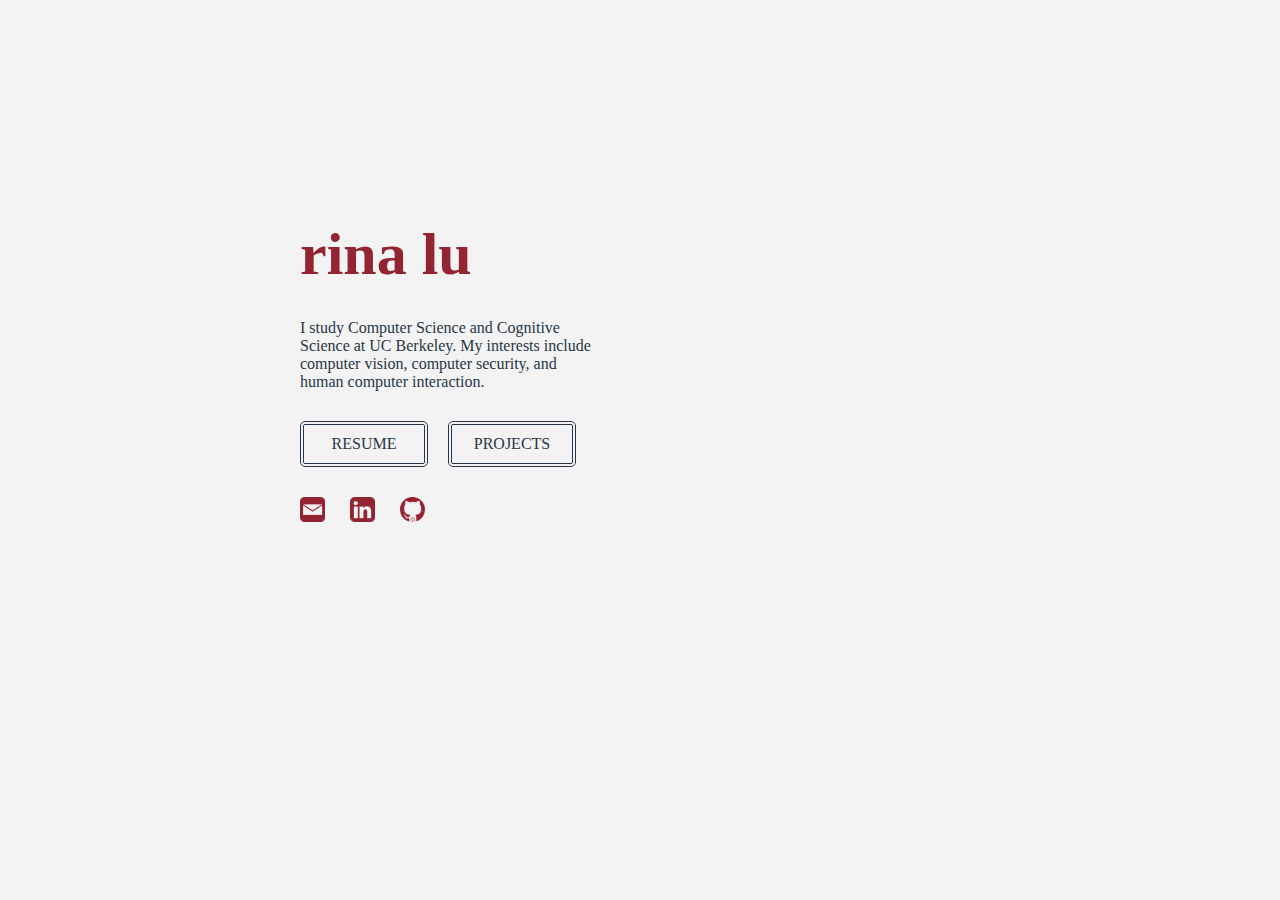
<file: index.html>
<!DOCTYPE html>
<html>
  <head>
    <title>Rina Lu</title>
    <link rel="shortcut icon" href="images/icon.png" />
    <link rel="stylesheet" type="text/css" href="style.css">
  </head>
  <body>
    <div id="main">
      <h1>rina lu</h1>
      <div id="about">
        I study Computer Science and Cognitive Science at UC Berkeley. My interests include computer vision, computer security, and human computer interaction.
      </div>
      <div id="buttons">
        <a href="resume.pdf"><div id="button">RESUME</div></a>
        <div id="projects"><div id="button">PROJECTS</div></div>
      </div>
      <div id="buttons">
        <a href="&#109;&#97;&#105;&#108;&#116;&#111;&#58;%72%69%6E%61%71%40%62%65%72%6B%65%6C%65%79%2E%65%64%75"><img src="images/mail.png"></a>
          <a href="https://www.linkedin.com/in/rina-lu/"><img src="images/linkedin.png" class="middle"></a>
          <a href="https://www.github.com/rlna"><img src="images/github.png" class="middle"></a>
      </div>
    </div>
    <div id ="container">
    <div id="divider"><div id="line"></div></div>
    <div id="sidebar">
        <div id="proj">
          <div id="ptitle"><a href="writeups/clothsim.html">Clothsim</a></div>
          <div id="disc">Real-time cloth simulator.</div>
        </div>
        <div id="proj">
          <div id="ptitle"><a href="writeups/pathtracer.html">Pathtracer</a></div>
          <div id="disc">Renderer to model the path of light in a scene.</div>
        </div>
        <div id="proj">
          <div id="ptitle"><a href="writeups/mesh.html">Meshedit</a></div>
          <div id="disc">Triangular mesh editor for 3D models.</div>
        </div>
        <div id="proj">
          <div id="ptitle"><a href="writeups/sixt33n.pdf">Voice-Controlled Car</a></div>
          <div id="disc">Robotic car with voice classification program using PCA.</div>
        </div>
        <div id="proj">
          <div id="ptitle"><a href="writeups/colorizer.html">Colorizer</a></div>
          <div id="disc">Computational coloration of Prokudin-Gorskii collection.</div>
        </div>
        <div id="proj">
          <div id="ptitle"><a href="https://rlna.github.io/auto-points/">Automatic Facial Keypoint Detection</a></div>
          <div id="disc">CNN implementation for automatic keypoint detection.</div>
        </div>
        <div id="proj">
          <div id="ptitle"><a href="https://rlna.github.io/morphing-faces/">Face Morphing</a></div>
          <div id="disc">Image morphs using user-input keypoints.</div>
        </div>
        <div id="proj">
          <div id="ptitle"><a href="https://rlna.github.io/194-proj2-website/">Fun with Frequencies</a></div>
          <div id="disc">Photo frequency manipulation to blend images.</div>
        </div>
        <div id="proj">
          <div id="ptitle"><a href="https://rlna.github.io/wdd_final/">Star Rover</a></div>
          <div id="disc">Creative project used to explore web design.</div>
        </div>
        <div id="proj">
          <div id="ptitle"><a href="https://annaludance.wixsite.com/tune-jam">TuneJam</a></div>
          <div id="disc">Co-founded blog for independent music discovery. </div>
        </div>
    </div>
  </div>
  </body>
<script src="script.js"></script>
</html>
</file>
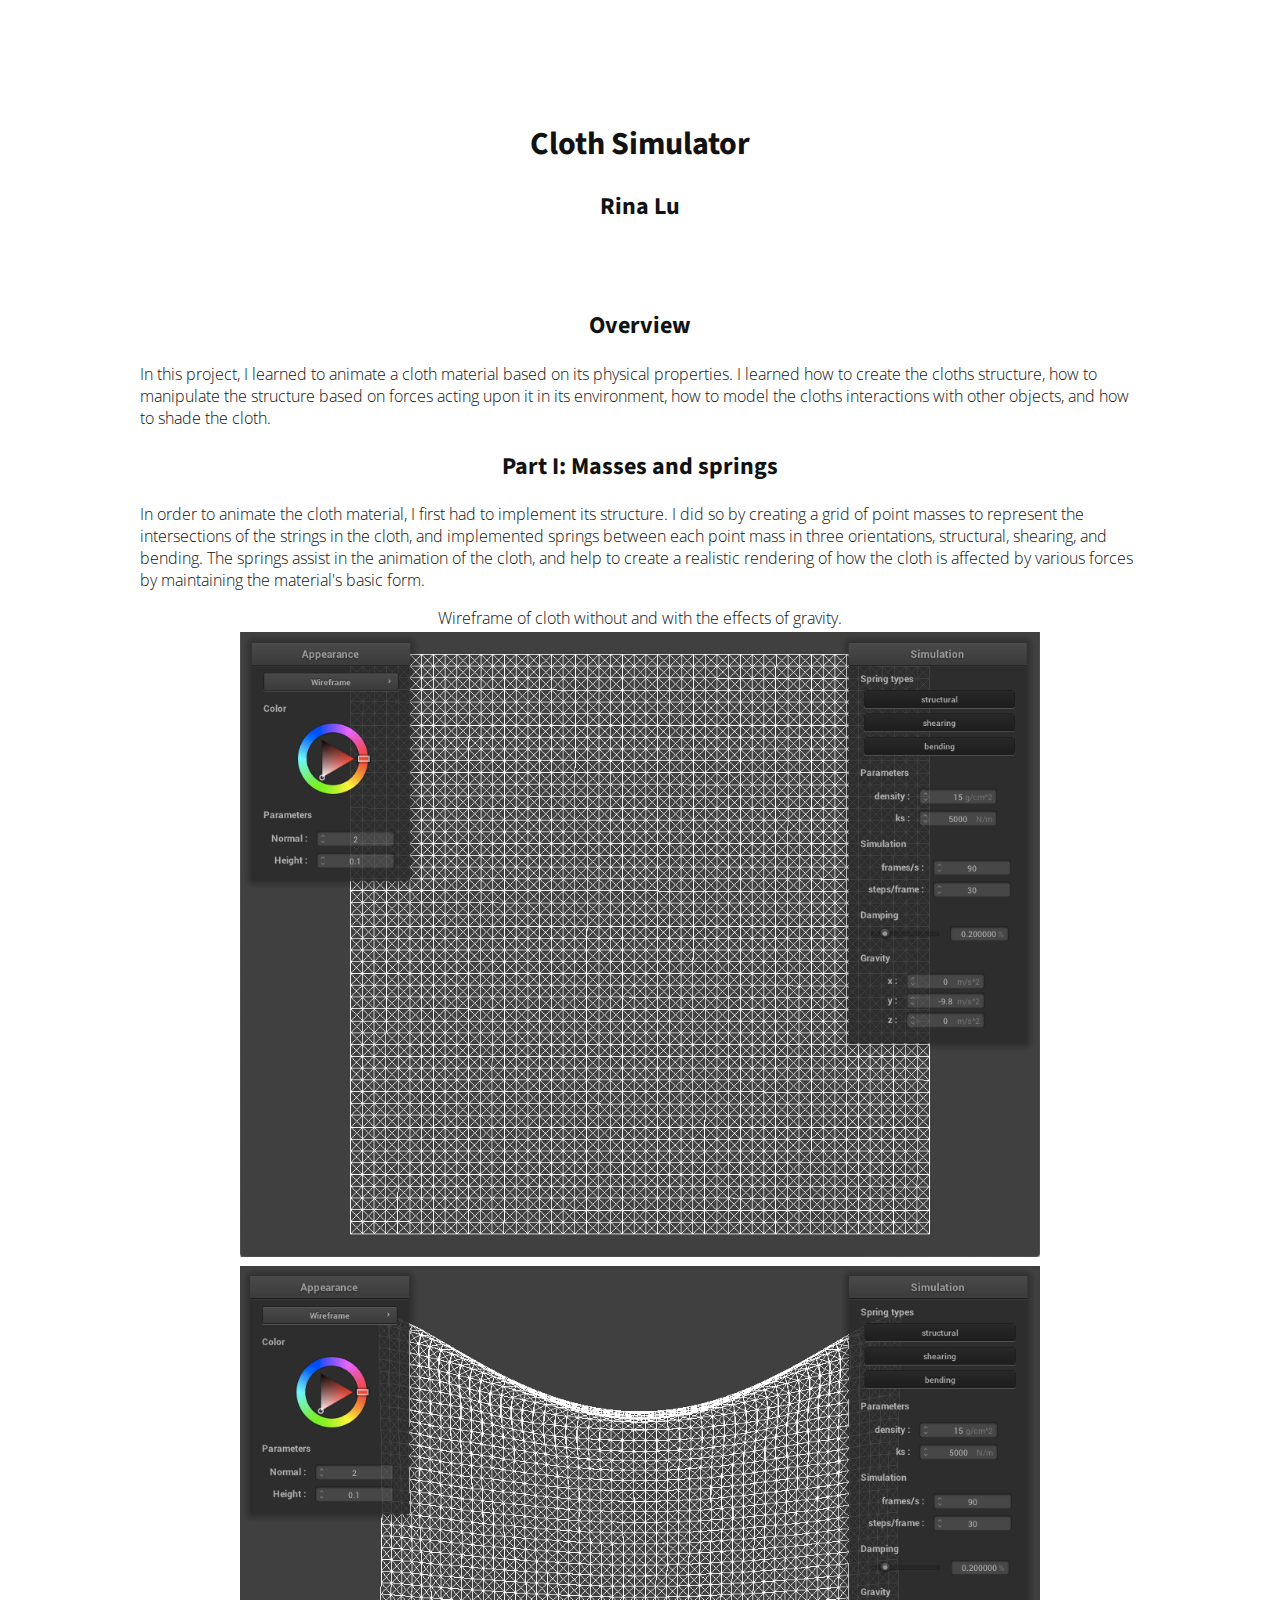
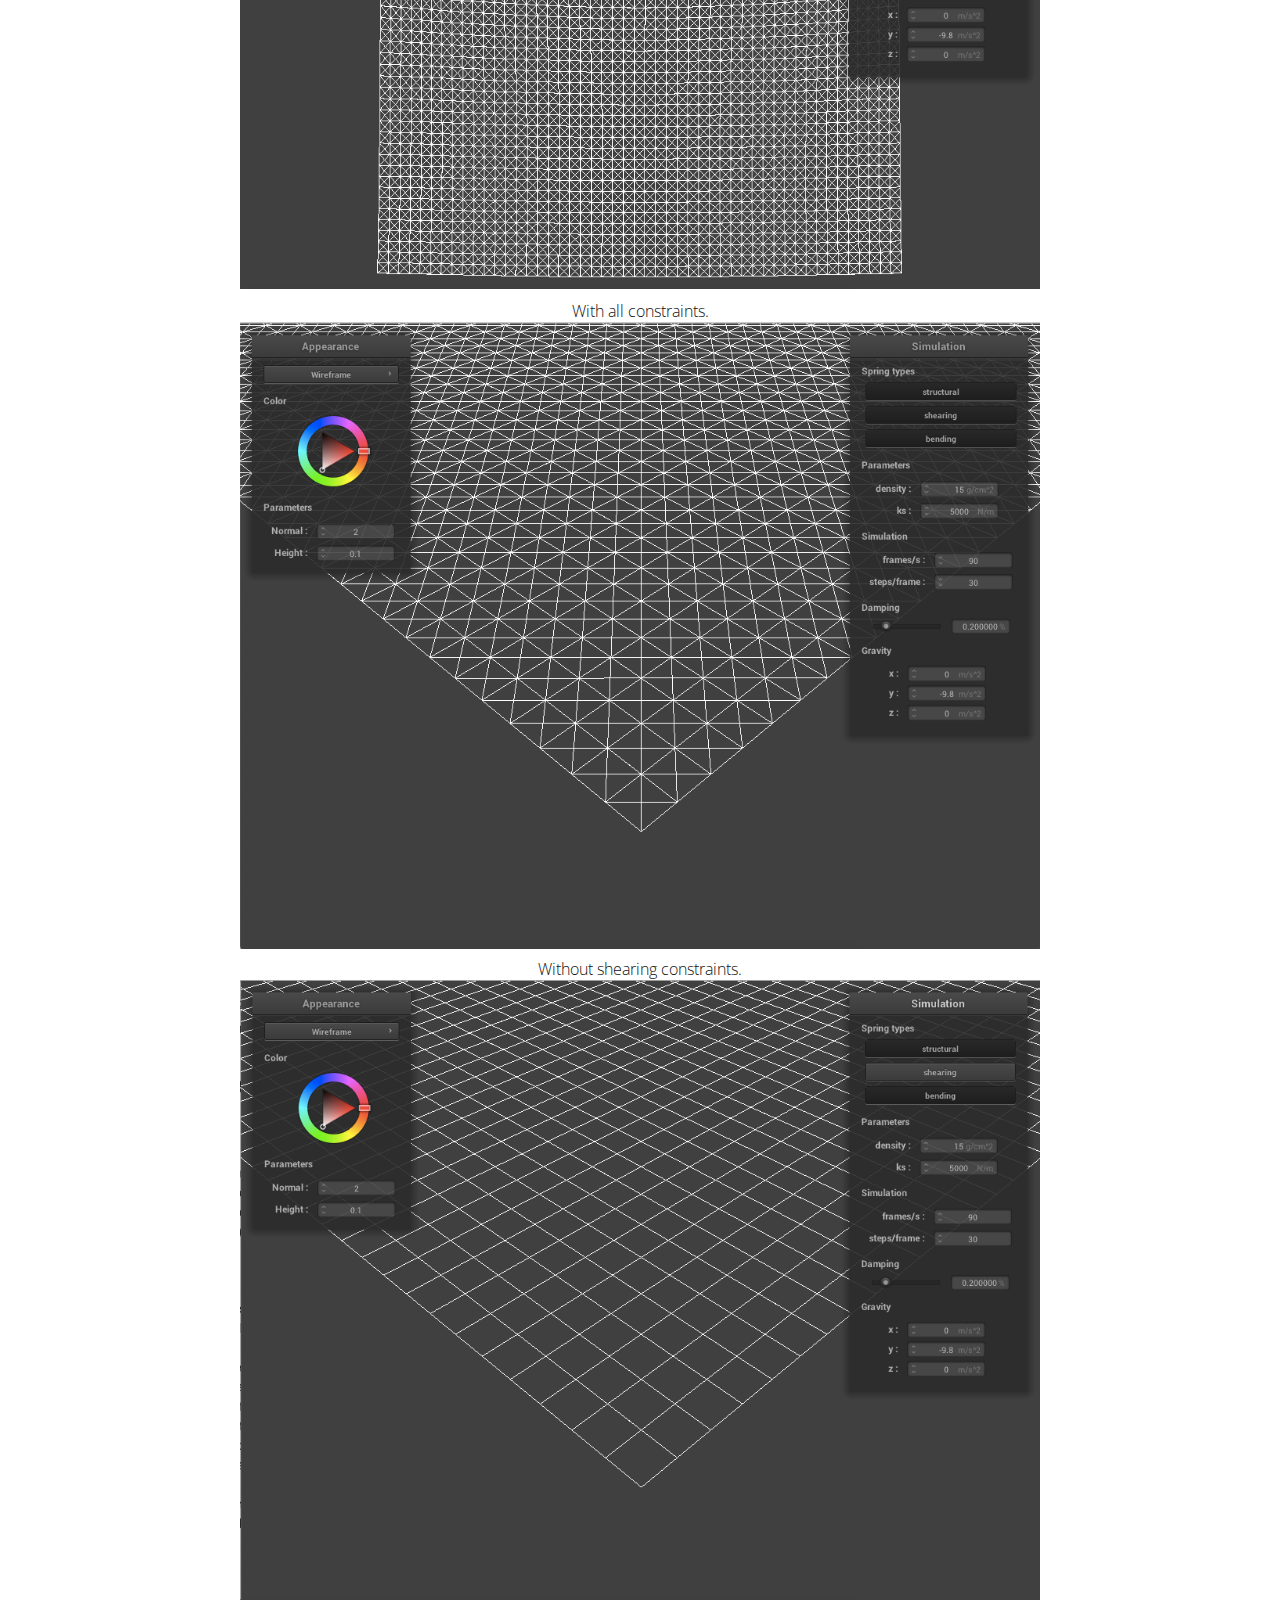
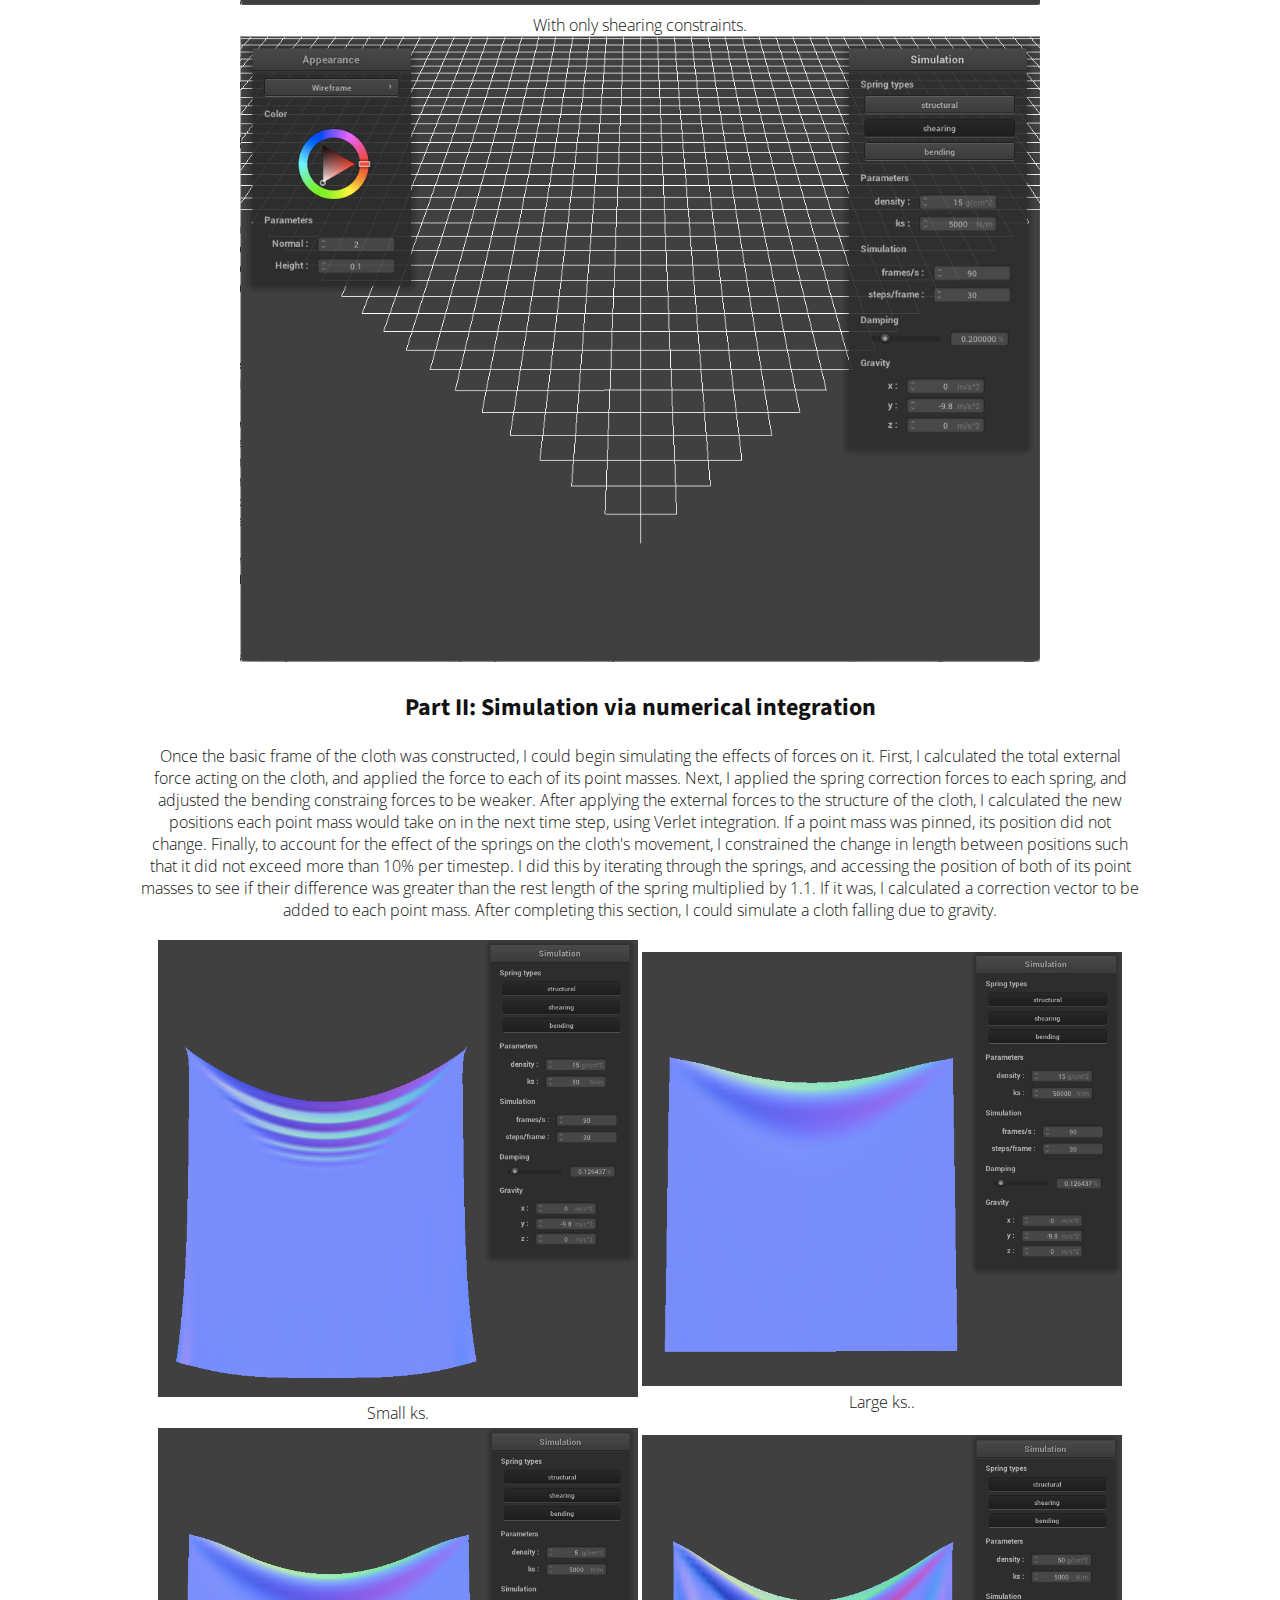
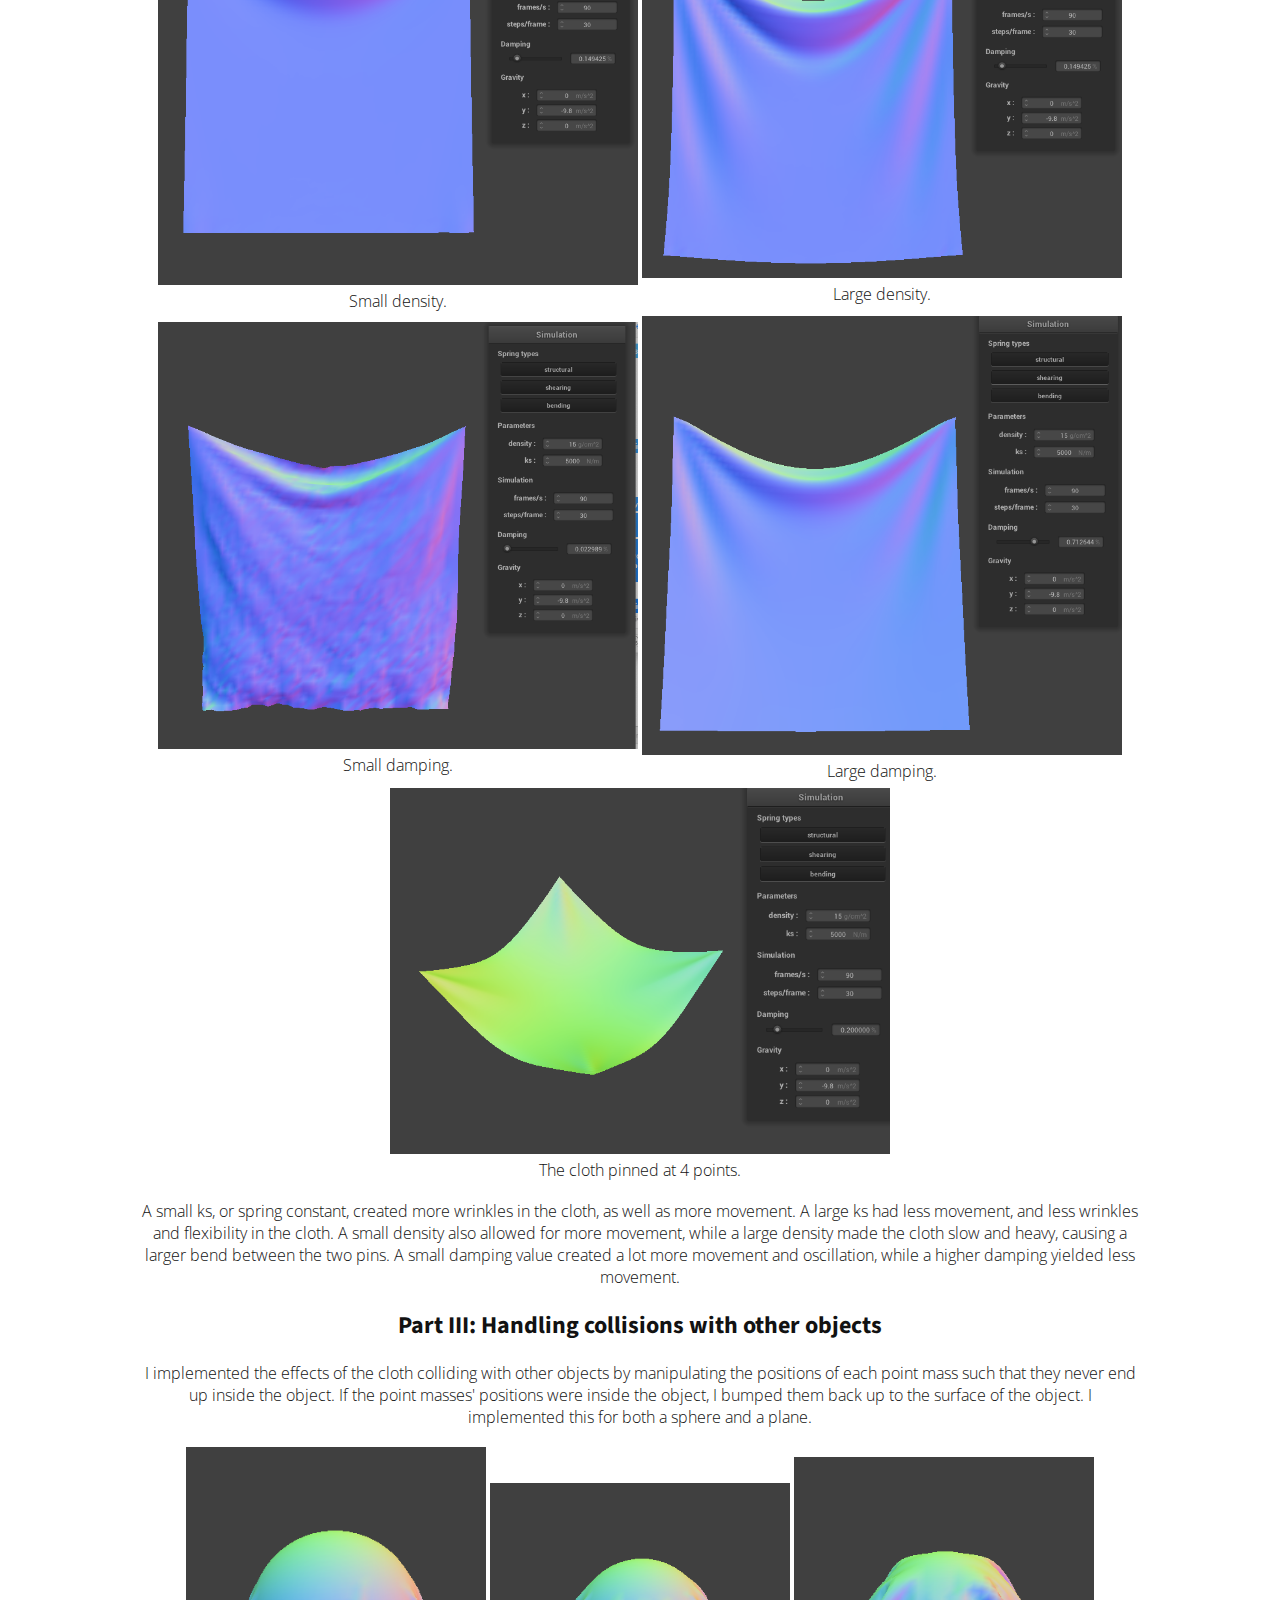
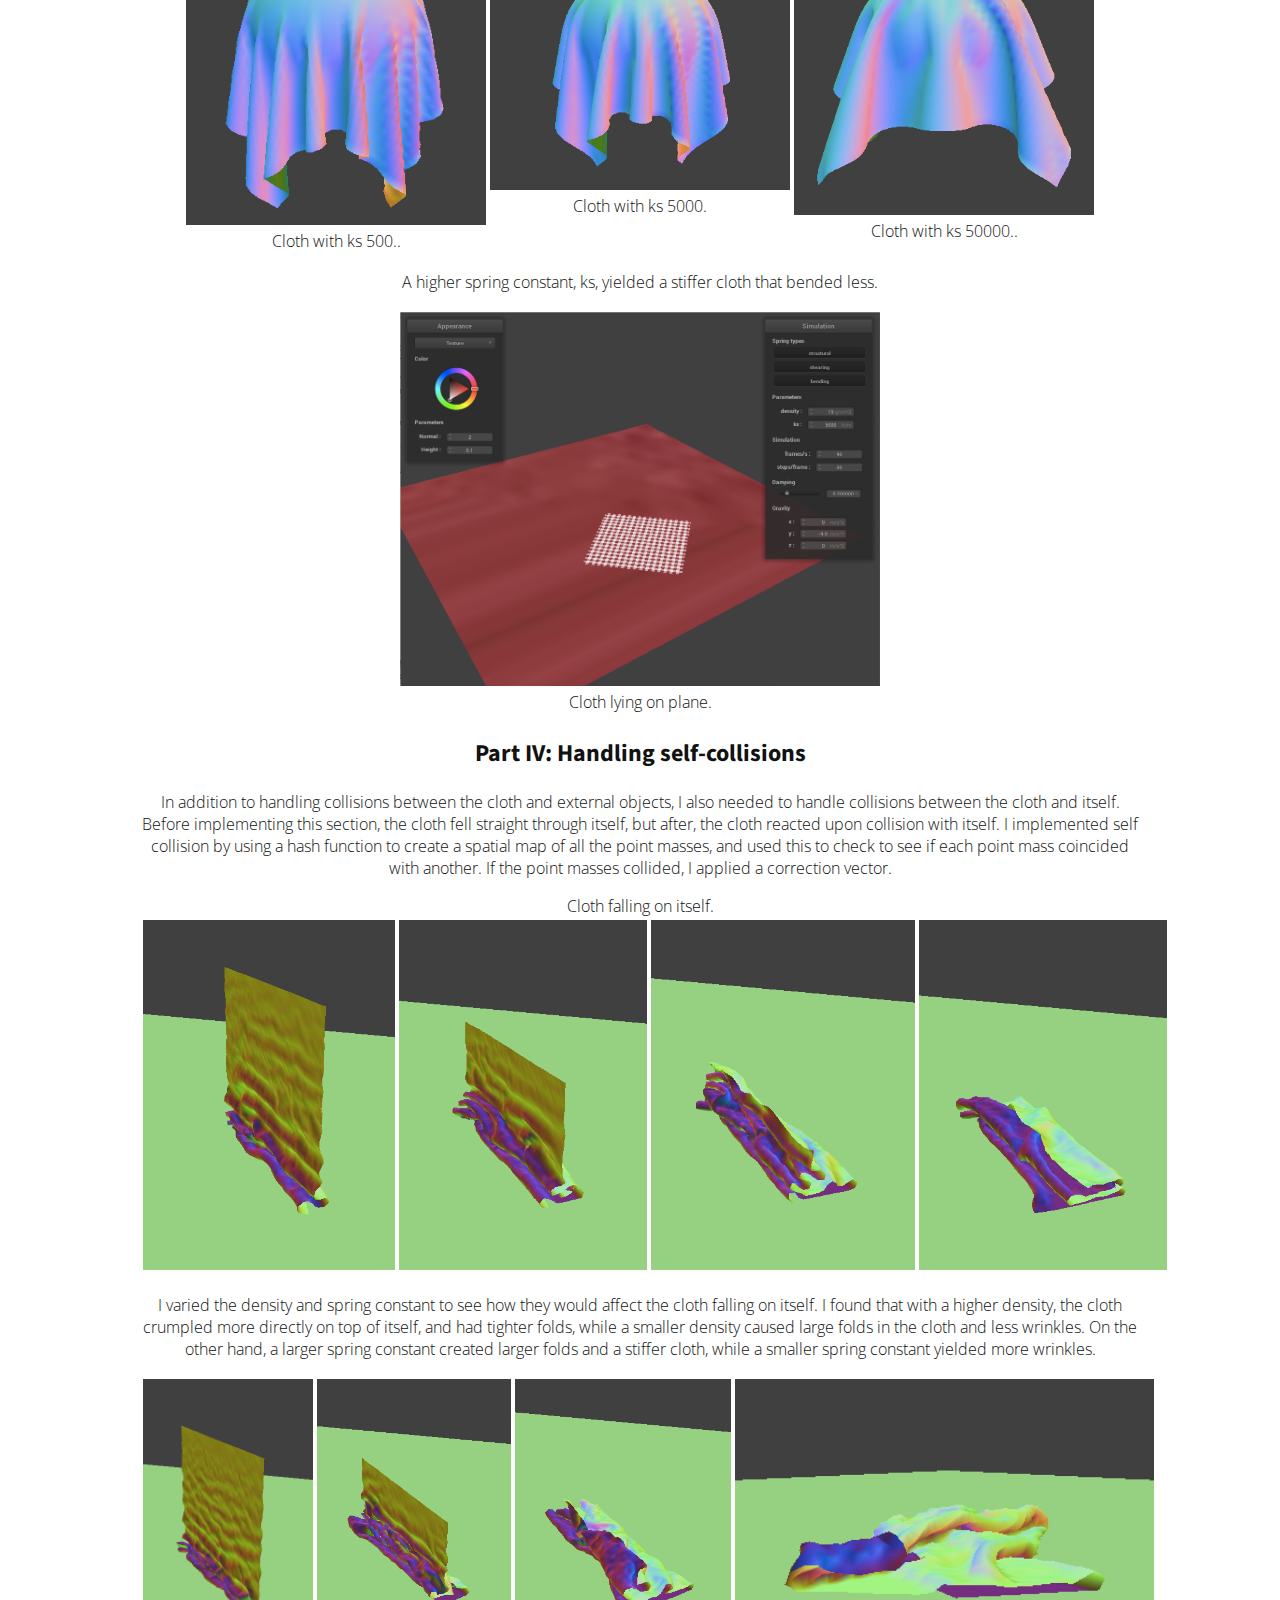
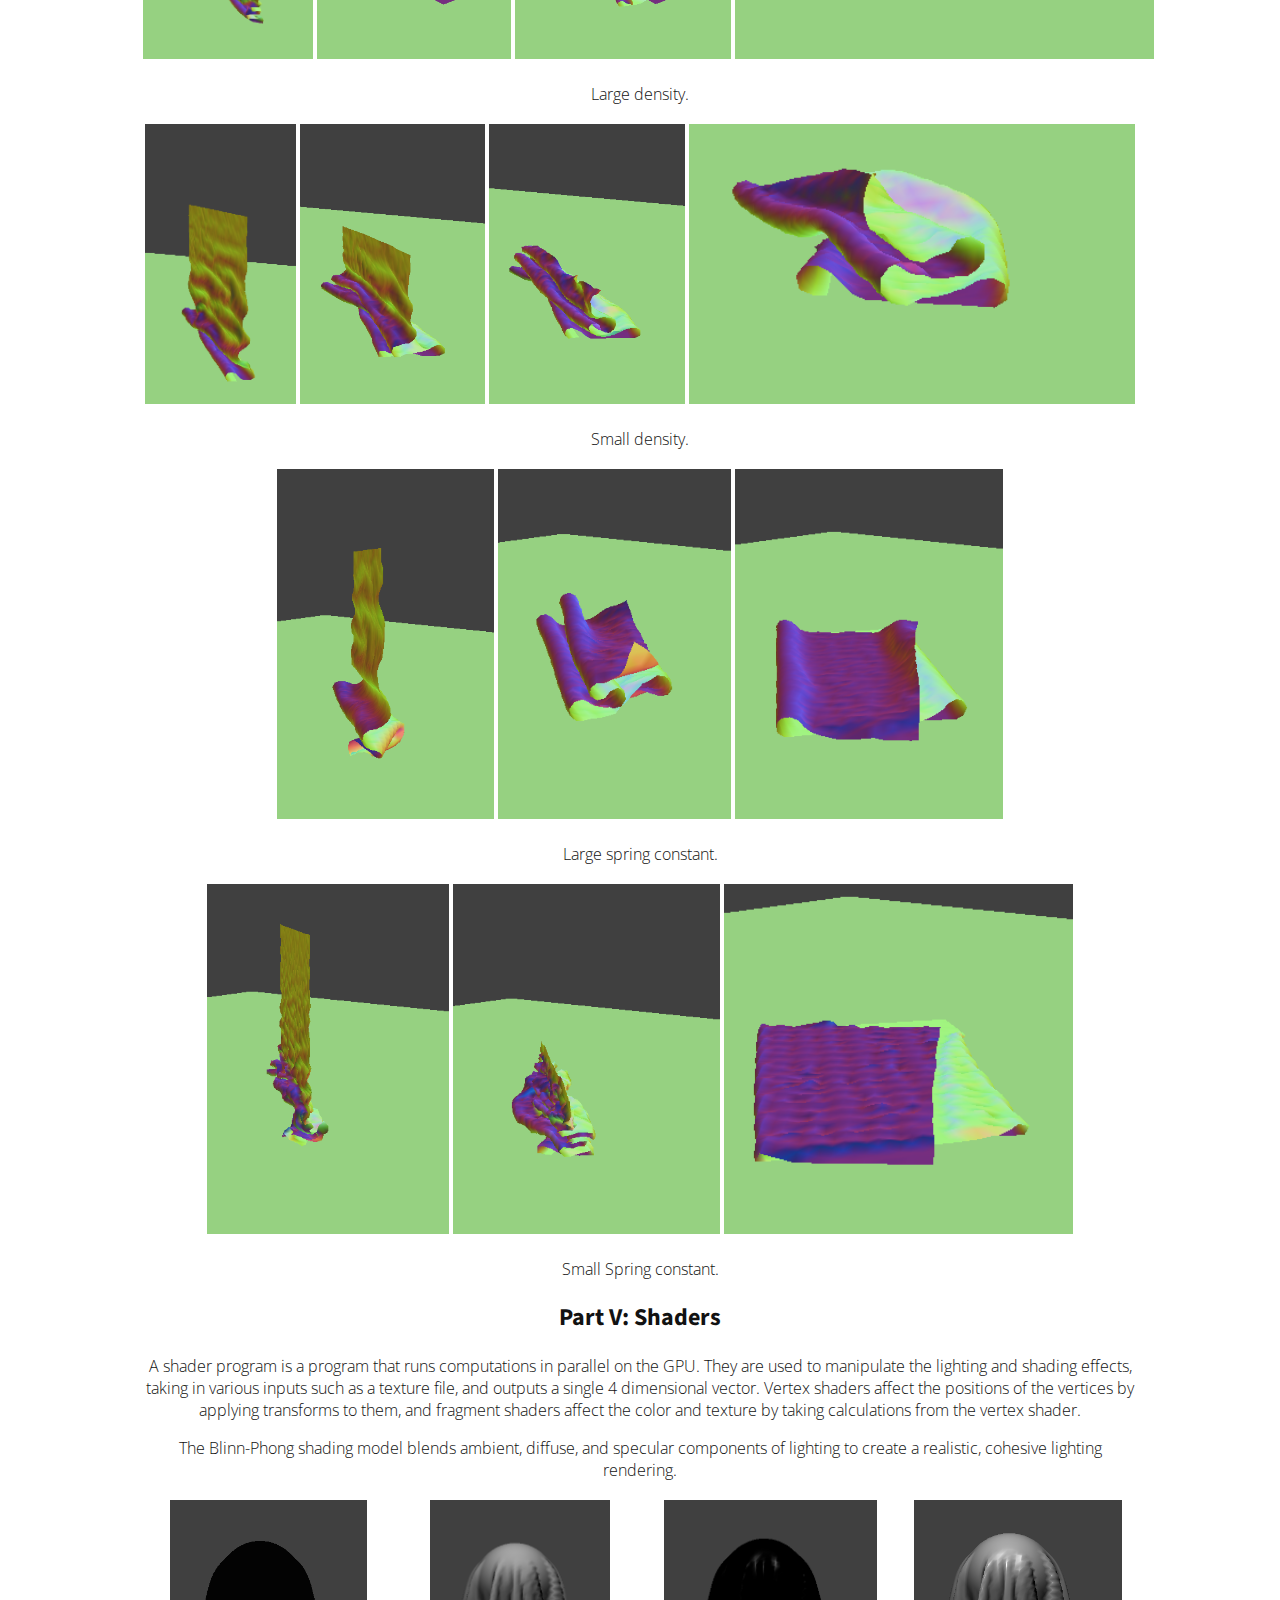
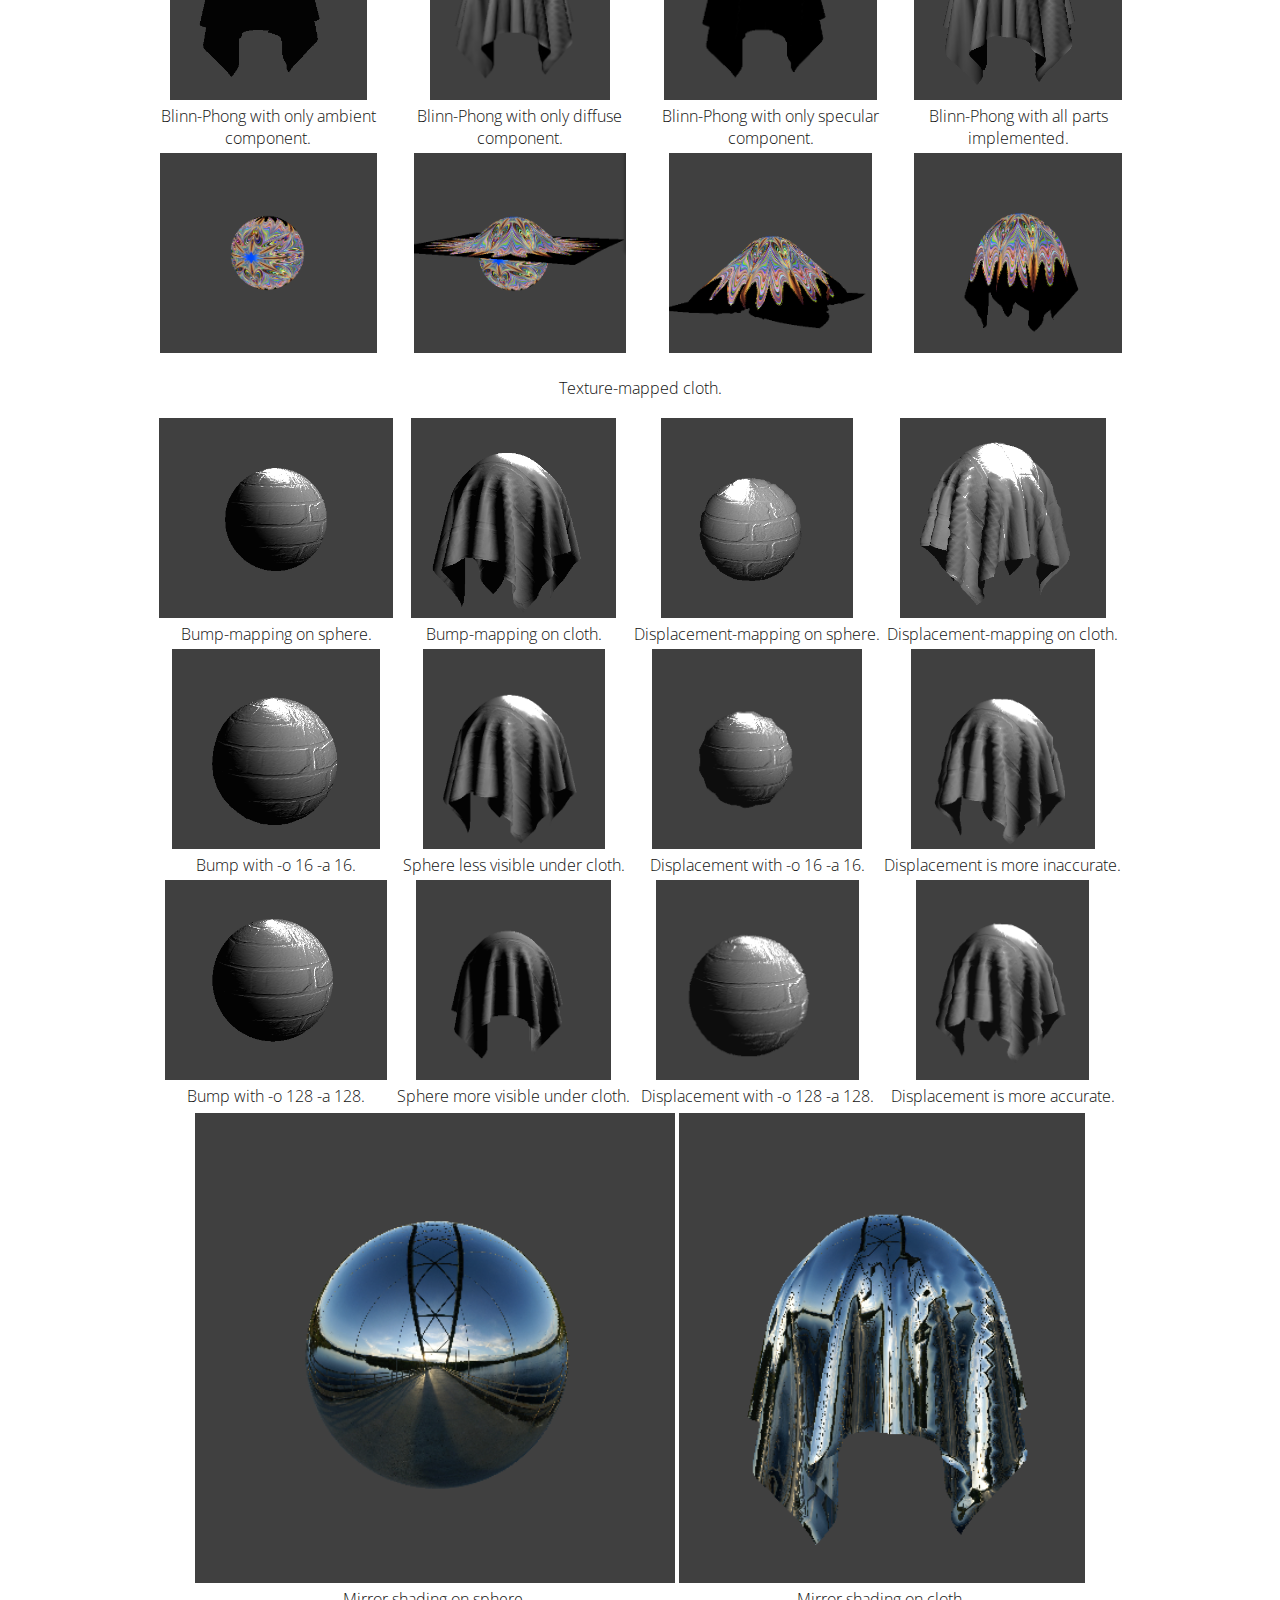
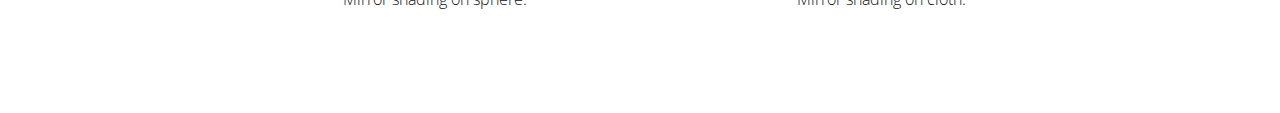
<file: writeups/clothsim.html>
<!DOCTYPE html PUBLIC "-//W3C//DTD XHTML 1.0 Strict//EN" "http://www.w3.org/TR/xhtml1/DTD/xhtml1-strict.dtd">
<html xmlns="http://www.w3.org/1999/xhtml" xml:lang="en" lang="en">
<head>
<style>
  body {
    padding: 100px;
    width: 1000px;
    margin: auto;
    text-align: left;
    font-weight: 300;
    font-family: 'Open Sans', sans-serif;
    color: #121212;
  }
  h1, h2, h3, h4 {
    font-family: 'Source Sans Pro', sans-serif;
  }
</style>
<title>Cloth Simulator</title>
<meta http-equiv="content-type" content="text/html; charset=utf-8" />
<link href="https://fonts.googleapis.com/css?family=Open+Sans|Source+Sans+Pro" rel="stylesheet">
</head>


<body>

<h1 align="middle">Cloth Simulator</h1>
<h2 align="middle">Rina Lu</h2>

<br><br>

<div>

<h2 align="middle">Overview</h2>
<p>In this project, I learned to animate a cloth material based on its physical properties. I learned how to create the cloths structure, how to manipulate the structure based on forces acting upon it in its environment, how to model the cloths interactions with other objects, and how to shade the cloth. </p>

<h2 align="middle">Part I: Masses and springs</h2>
<p>In order to animate the cloth material, I first had to implement its structure. I did so by creating a grid of point masses to represent the intersections of the strings in the cloth, and implemented springs between each point mass in three orientations, structural, shearing, and bending. The springs assist in the animation of the cloth, and help to create a realistic rendering of how the cloth is affected by various forces by maintaining the material's basic form.</p>
<div align="center">
    <table style="width=100%">
        <tr>
            <td align="middle">
            <img src="images/cloth/task 1/cloth1.png" width="800px" />
          </tr>
          <tr>
            <td align="middle">
            <img src="images/cloth/task 1/cloth2.png" width="800px" />
          </tr>
            <figcaption align="middle">Wireframe of cloth without and with the effects of gravity.</figcaption>
</table>
<table style="width=100%">
        <tr>
            <td align="middle">
                          <figcaption align="middle">With all constraints.</figcaption>
            <img src="images/cloth/task 1/all.png" width="800px" />
          </tr>
          <tr>
            <td align="middle">
                  <figcaption align="middle">Without shearing constraints.</figcaption>
            <img src="images/cloth/task 1/noshearing.png" width="800px" />

          </tr>
          <tr>
            <td align="middle">
              <figcaption align="middle">With only shearing constraints.</figcaption>
            <img src="images/cloth/task 1/shearing.png" width="800px" />
        </tr>
    </table>


<h2 align="middle">Part II: Simulation via numerical integration</h2>
<p>Once the basic frame of the cloth was constructed, I could begin simulating the effects of forces on it. First, I calculated the total external force acting on the cloth, and applied the force to each of its point masses. Next, I applied the spring correction forces to each spring, and adjusted the bending constraing forces to be weaker. After applying the external forces to the structure of the cloth, I calculated the new positions each point mass would take on in the next time step, using Verlet integration. If a point mass was pinned, its position did not change. Finally, to account for the effect of the springs on the cloth's movement, I constrained the change in length between positions such that it did not exceed more than 10% per timestep. I did this by iterating through the springs, and accessing the position of both of its point masses to see if their difference was greater than the rest length of the spring multiplied by 1.1. If it was, I calculated a correction vector to be added to each point mass. After completing this section, I could simulate a cloth falling due to gravity.</p>

<div align="center">
    <table style="width=100%">
        <tr>
            <td align="middle">
            <img src="images/cloth/task 2/smallks.png" width="480px" />
            <figcaption align="middle">Small ks.</figcaption>
            <td align="middle">
            <img src="images/cloth/task 2/largeks.png" width="480px" />
            <figcaption align="middle">Large ks..</figcaption>
          </tr>
            <td align="middle">
            <img src="images/cloth/task 2/smalld.png" width="480px" />
            <figcaption align="middle">Small density.</figcaption>
            <td align="middle">
            <img src="images/cloth/task 2/larged.png" width="480px" />
            <figcaption align="middle">Large density.</figcaption>
        </tr>
        <tr>

            <td align="middle">
            <img src="images/cloth/task 2/smallda.png" width="480px" />
            <figcaption align="middle">Small damping.</figcaption>
            <td align="middle">
            <img src="images/cloth/task 2/largeda.png" width="480px" />
            <figcaption align="middle">Large damping.</figcaption>
        </tr>
    </table>
    <div align="center">
        <table style="width=100%">
            <tr>
                <td align="middle">
                <img src="images/cloth/task 2/cloth.png" width="500px" />
                <figcaption align="middle">The cloth pinned at 4 points.</figcaption>
              </tr>
            </table>
            <p> A small ks, or spring constant, created more wrinkles in the cloth, as well as more movement. A large ks had less movement, and less wrinkles and flexibility in the cloth. A small density also allowed for more movement, while a large density made the cloth slow and heavy, causing a larger bend between the two pins. A small damping value created a lot more movement and oscillation, while a higher damping yielded less movement. </p>

<h2 align="middle">Part III: Handling collisions with other objects</h2>
<p>I implemented the effects of the cloth colliding with other objects by manipulating the positions of each point mass such that they never end up inside the object. If the point masses' positions were inside the object, I bumped them back up to the surface of the object. I implemented this for both a sphere and a plane. </p>
<div align="center">
    <table style="width=100%">
        <tr>
            <td align="middle">
            <img src="images/cloth/task 3/500.png" width="300px" />
            <figcaption align="middle">Cloth with ks 500..</figcaption>
            <td align="middle">
            <img src="images/cloth/task 3/5000.png" width="300px" />
            <figcaption align="middle">Cloth with ks 5000.</figcaption>
            <td align="middle">
            <img src="images/cloth/task 3/50000.png" width="300px" />
            <figcaption align="middle">Cloth with ks 50000..</figcaption>
        </tr>
      </table>
<p> A higher spring constant, ks, yielded a stiffer cloth that bended less.
      <div align="center">
          <table style="width=100%">
        <tr>
            <td align="middle">
            <img src="images/cloth/task 3/plane.png" width="480x" />
            <figcaption align="middle">Cloth lying on plane.</figcaption>
        </tr>
    </table>

<h2 align="middle">Part IV: Handling self-collisions</h2>
<p>In addition to handling collisions between the cloth and external objects, I also needed to handle collisions between the cloth and itself. Before implementing this section, the cloth fell straight through itself, but after, the cloth reacted upon collision with itself. I implemented self collision by using a hash function to create a spatial map of all the point masses, and used this to check to see if each point mass coincided with another. If the point masses collided, I applied a correction vector. </p>
<div align="center">
    <table style="width=100%">
        <tr>

            <td align="middle">
            <img src="images/cloth/task 4/a1.png" height="350px" />
            <td align="middle">
            <img src="images/cloth/task 4/a2.png" height="350px" />
            <td align="middle">
            <img src="images/cloth/task 4/a3.png" height="350px" />
            <td align="middle">
            <img src="images/cloth/task 4/a4.png" height="350px" />
          </tr>
                    <figcaption align="middle">Cloth falling on itself.</figcaption>
        </table>

<p>I varied the density and spring constant to see how they would affect the cloth falling on itself. I found that with a higher density, the cloth crumpled more directly on top of itself, and had tighter folds, while a smaller density caused large folds in the cloth and less wrinkles. On the other hand, a larger spring constant created larger folds and a stiffer cloth, while a smaller spring constant yielded more wrinkles.</p>
        <div align="center">
            <table style="width=100%">
                <tr>
                      <td align="middle">
                      <img src="images/cloth/task 4/d501.png" height="280px" />
                      <td align="middle">
                      <img src="images/cloth/task 4/d2.png" height="280px" />
                      <td align="middle">
                      <img src="images/cloth/task 4/d3.png" height="280px" />
                      <td align="middle">
                      <img src="images/cloth/task 4/d4.png" height="280px" />
        </tr>
      </table>
              <p>Large density.</p>
      <div align="center">
          <table style="width=100%">
        <tr>
          <td align="middle">
          <img src="images/cloth/task 4/d51.png" height="280px" />
          <td align="middle">
          <img src="images/cloth/task 4/d52.png" height="280px" />
          <td align="middle">
          <img src="images/cloth/task 4/d53.png" height="280px" />
          <td align="middle">
          <img src="images/cloth/task 4/d54.png" height="280px" />
        </tr>
      </table>
                    <p>Small density.</p>
      <div align="center">
          <table style="width=100%">
        <tr>
  <td align="middle">
      <img src="images/cloth/task 4/ks501.png" height="350px" />
            <td align="middle">
            <img src="images/cloth/task 4/ks2.png" height="350px" />
              <td align="middle">
              <img src="images/cloth/task 4/ks3.png" height="350px" />
      </tr>
  </table>
    <p>Large spring constant.</p>
    <div align="center">
        <table style="width=100%">
      <tr>
<td align="middle">
    <img src="images/cloth/task 4/ks5.png" height="350px" />
          <td align="middle">
          <img src="images/cloth/task 4/ks52.png" height="350px" />
            <td align="middle">
            <img src="images/cloth/task 4/ks53.png" height="350px" />
    </tr>
</table>
  <p>Small Spring constant.</p>


<h2 align="middle">Part V: Shaders</h2>
<p>A shader program is a program that runs computations in parallel on the GPU. They are used to manipulate the lighting and shading effects, taking in various inputs such as a texture file, and outputs a single 4 dimensional vector. Vertex shaders affect the positions of the vertices by applying transforms to them, and fragment shaders affect the color and texture by taking calculations from the vertex shader. </p>
<p> The Blinn-Phong shading model blends ambient, diffuse, and specular components of lighting to create a realistic, cohesive lighting rendering.</p>
<div align="center">
    <table style="width=100%">
        <tr>
            <td align="middle">
            <img src="images/cloth/task 5/bpa.png" height="200px"/>
            <figcaption align="middle">Blinn-Phong with only ambient component.</figcaption>
            <td align="middle">
            <img src="images/cloth/task 5/bpd.png" height="200px" />
            <figcaption align="middle">Blinn-Phong with only diffuse component.</figcaption>
            <td align="middle">
            <img src="images/cloth/task 5/bps.png" height="200px" />
            <figcaption align="middle">Blinn-Phong with only specular component.</figcaption>
            <td align="middle">
            <img src="images/cloth/task 5/bp.png" height="200px"/>
            <figcaption align="middle">Blinn-Phong with all parts implemented.</figcaption>
        </tr>
        <tr>
            <td align="middle">
            <img src="images/cloth/task 5/1t.png" height="200px" />
            <td align="middle">
            <img src="images/cloth/task 5/2t.png" height="200px" />
            <td align="middle">
            <img src="images/cloth/task 5/3t.png" height="200px" />
            <td align="middle">
            <img src="images/cloth/task 5/4t.png" height="200px" />
        </tr>
    </table>
    <p>Texture-mapped cloth.</p>

    <div align="center">
        <table style="width=100%">
            <tr>
              <td align="middle">
              <img src="images/cloth/task 5/bump1.png"height="200px" />
              <figcaption align="middle">Bump-mapping on sphere.</figcaption>
              <td align="middle">
              <img src="images/cloth/task 5/bump2.png" height="200px" />
              <figcaption align="middle">Bump-mapping on cloth.</figcaption>
              <td align="middle">
              <img src="images/cloth/task 5/dis1.png" height="200px" />
              <figcaption align="middle">Displacement-mapping on sphere.</figcaption>
              <td align="middle">
              <img src="images/cloth/task 5/dis2.png" height="200px" />
              <figcaption align="middle">Displacement-mapping on cloth.</figcaption>
            </tr>
            <td align="middle">
            <img src="images/cloth/task 5/bump16.png" height="200px" />
            <figcaption align="middle">Bump with -o 16 -a 16.</figcaption>
            <td align="middle">
            <img src="images/cloth/task 5/bump216.png" height="200px" />
                        <figcaption align="middle">Sphere less visible under cloth.</figcaption>
            <td align="middle">
            <img src="images/cloth/task 5/dis16.png" height="200px" />
            <figcaption align="middle">Displacement with -o 16 -a 16.</figcaption>
            <td align="middle">
            <img src="images/cloth/task 5/dis216.png" height="200px" />
            <figcaption align="middle">Displacement is more inaccurate.</figcaption>
          </tr>
          <td align="middle">
          <img src="images/cloth/task 5/bump128.png" height="200px" />
          <figcaption align="middle">Bump with -o 128 -a 128.</figcaption>
          <td align="middle">
          <img src="images/cloth/task 5/bump2128.png" height="200px" />
                                  <figcaption align="middle">Sphere more visible under cloth.</figcaption>
          <td align="middle">
          <img src="images/cloth/task 5/dis128.png" height="200px" />
          <figcaption align="middle">Displacement with -o 128 -a 128.</figcaption>
          <td align="middle">
          <img src="images/cloth/task 5/dis2128.png" height="200px" />
          <figcaption align="middle">Displacement is more accurate.</figcaption>
        </tr>
        </table>
        <div align="center">
            <table style="width=100%">
                <tr>
                    <td align="middle">
                    <img src="images/cloth/task 5/mirror1.png" width="480px" />
                    <figcaption align="middle">Mirror shading on sphere.</figcaption>
                    <td align="middle">
                    <img src="images/cloth/task 5/mirror2.png" height="470px" />
                    <figcaption align="middle">Mirror shading on cloth.</figcaption>
                </tr>
            </table>


</body>
</html>
</file>
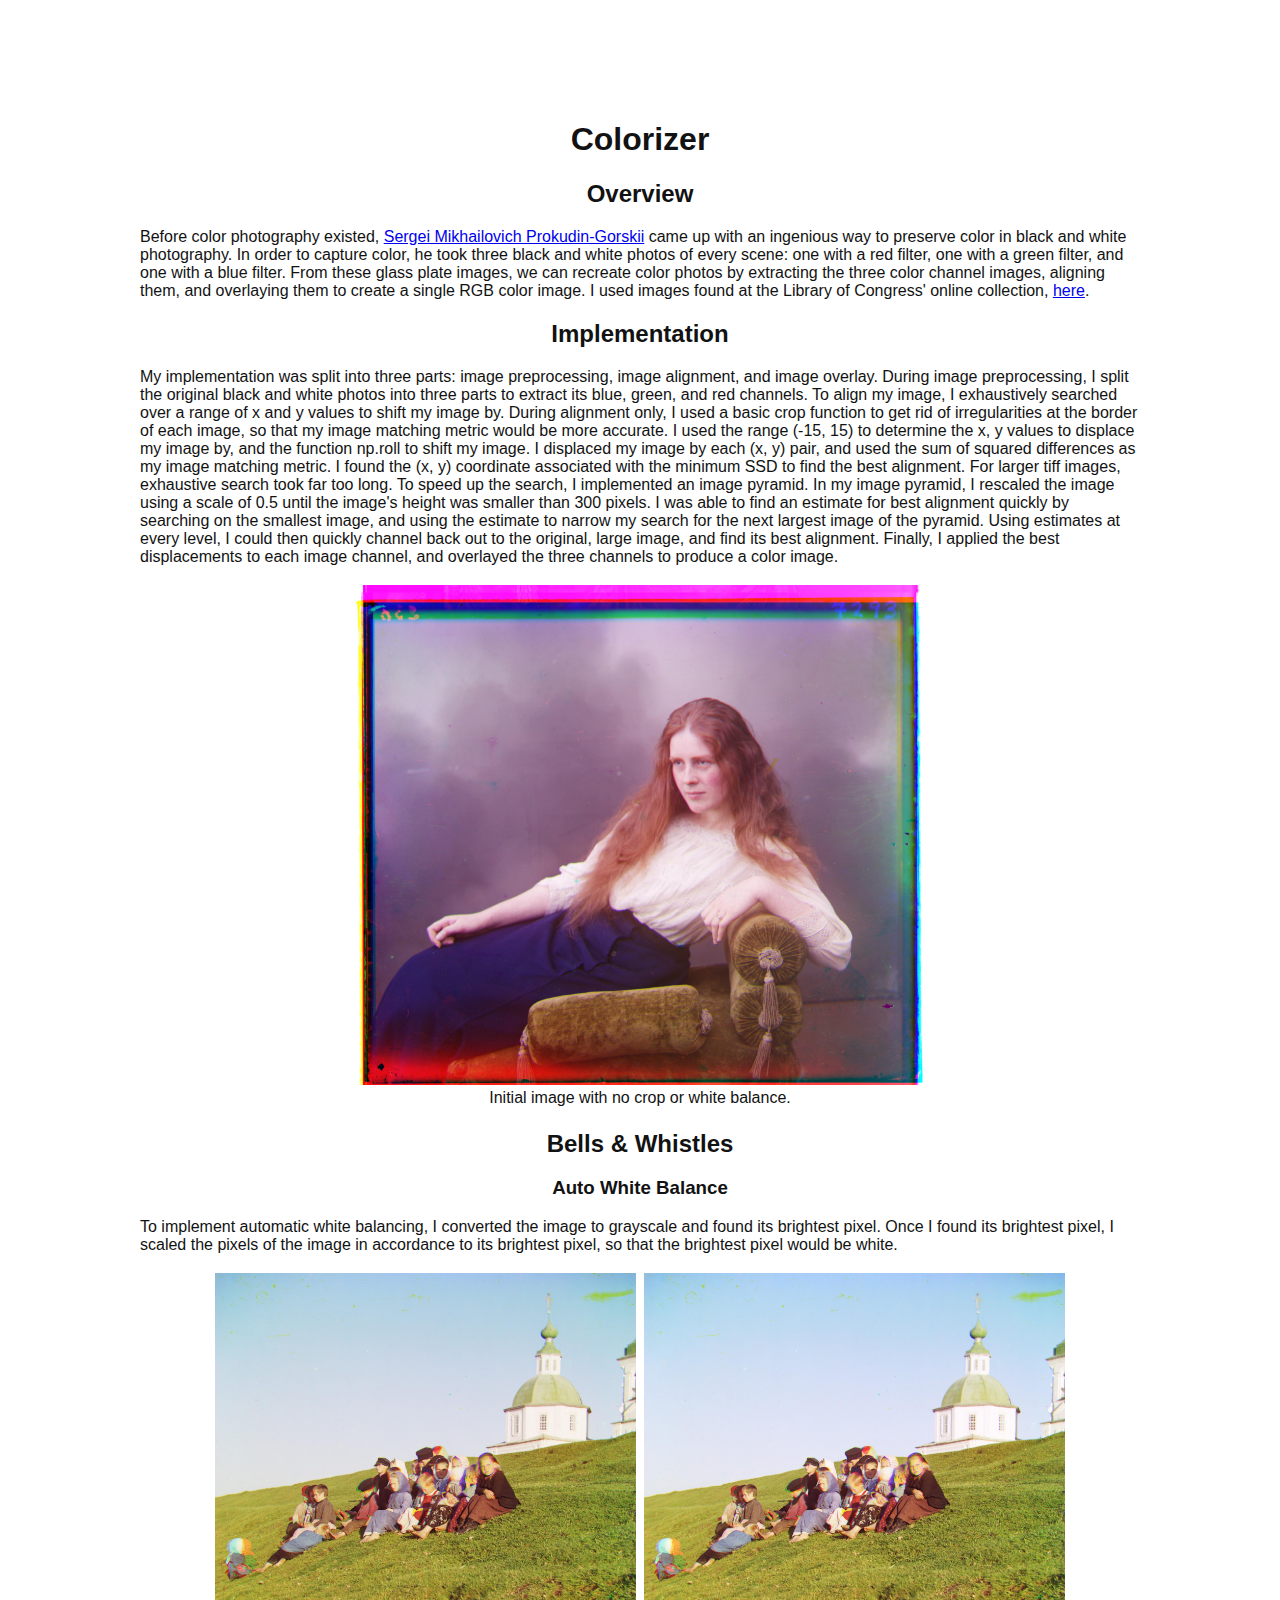
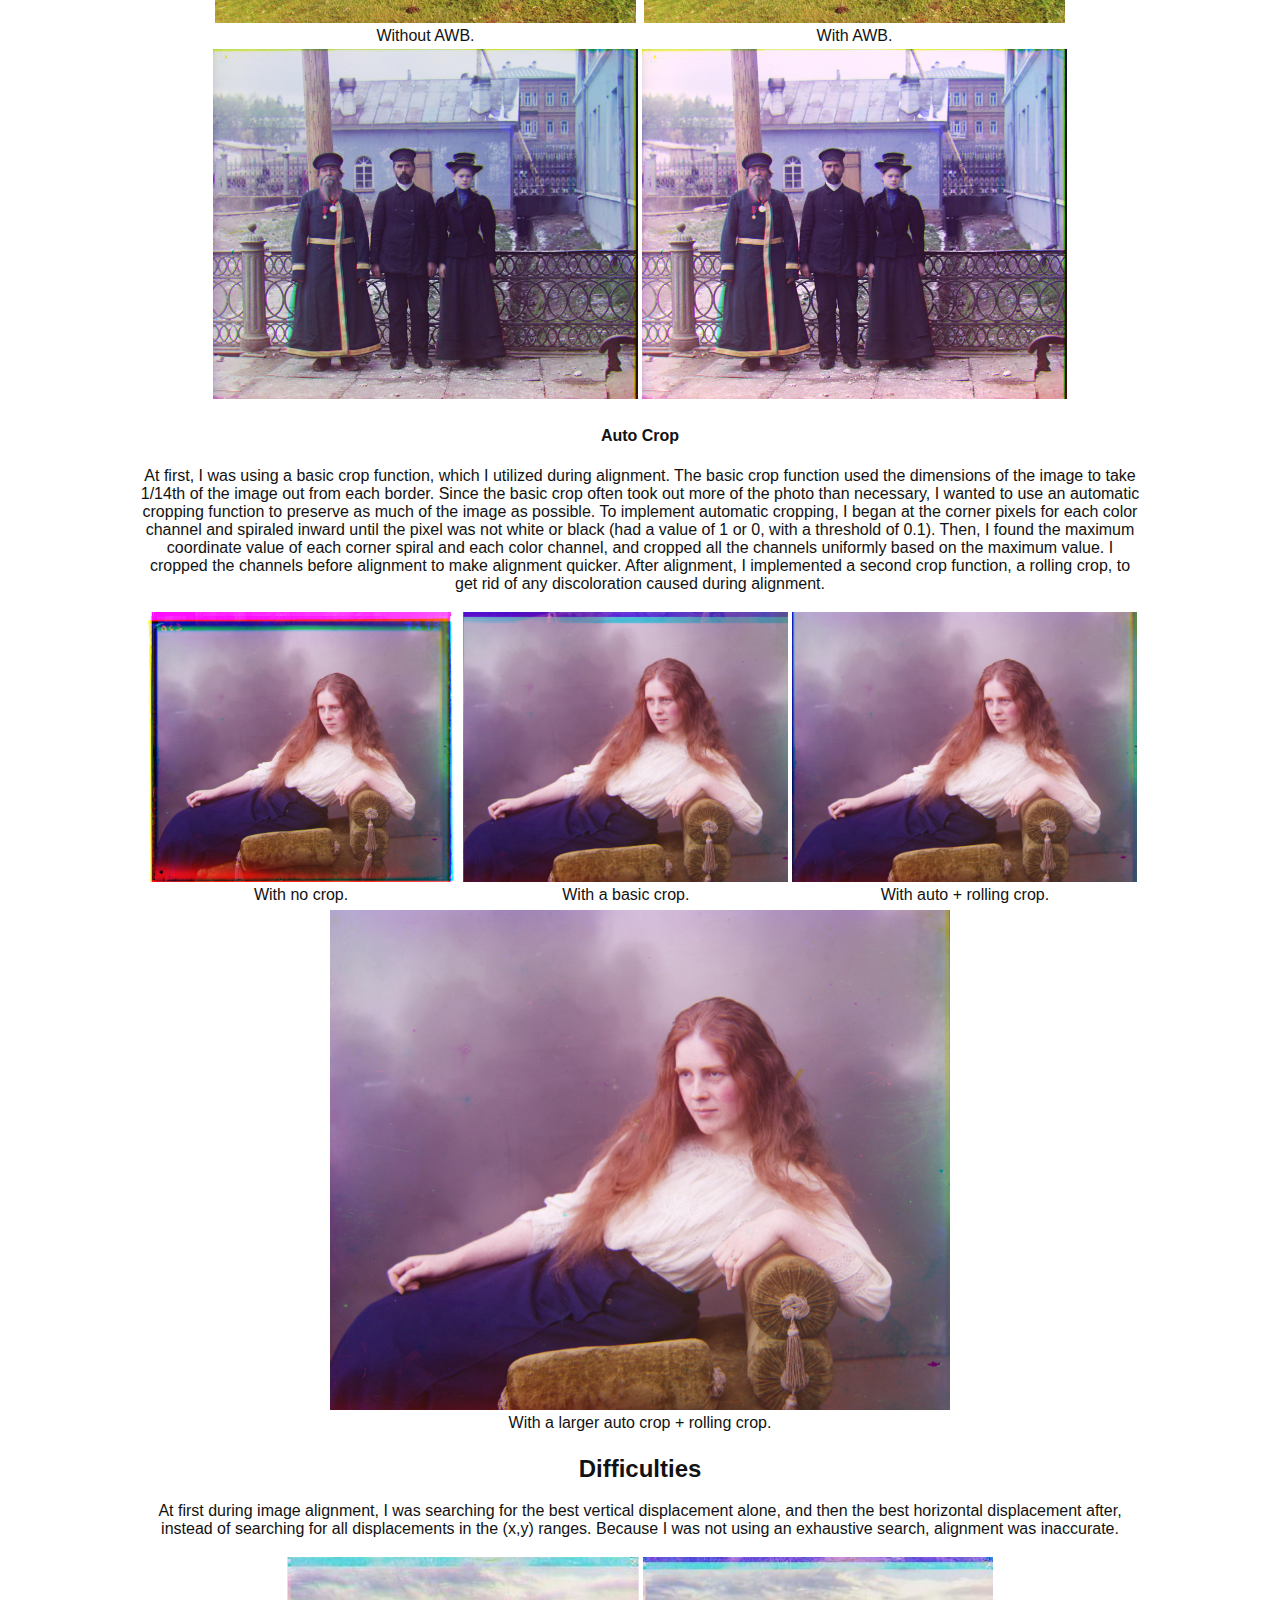
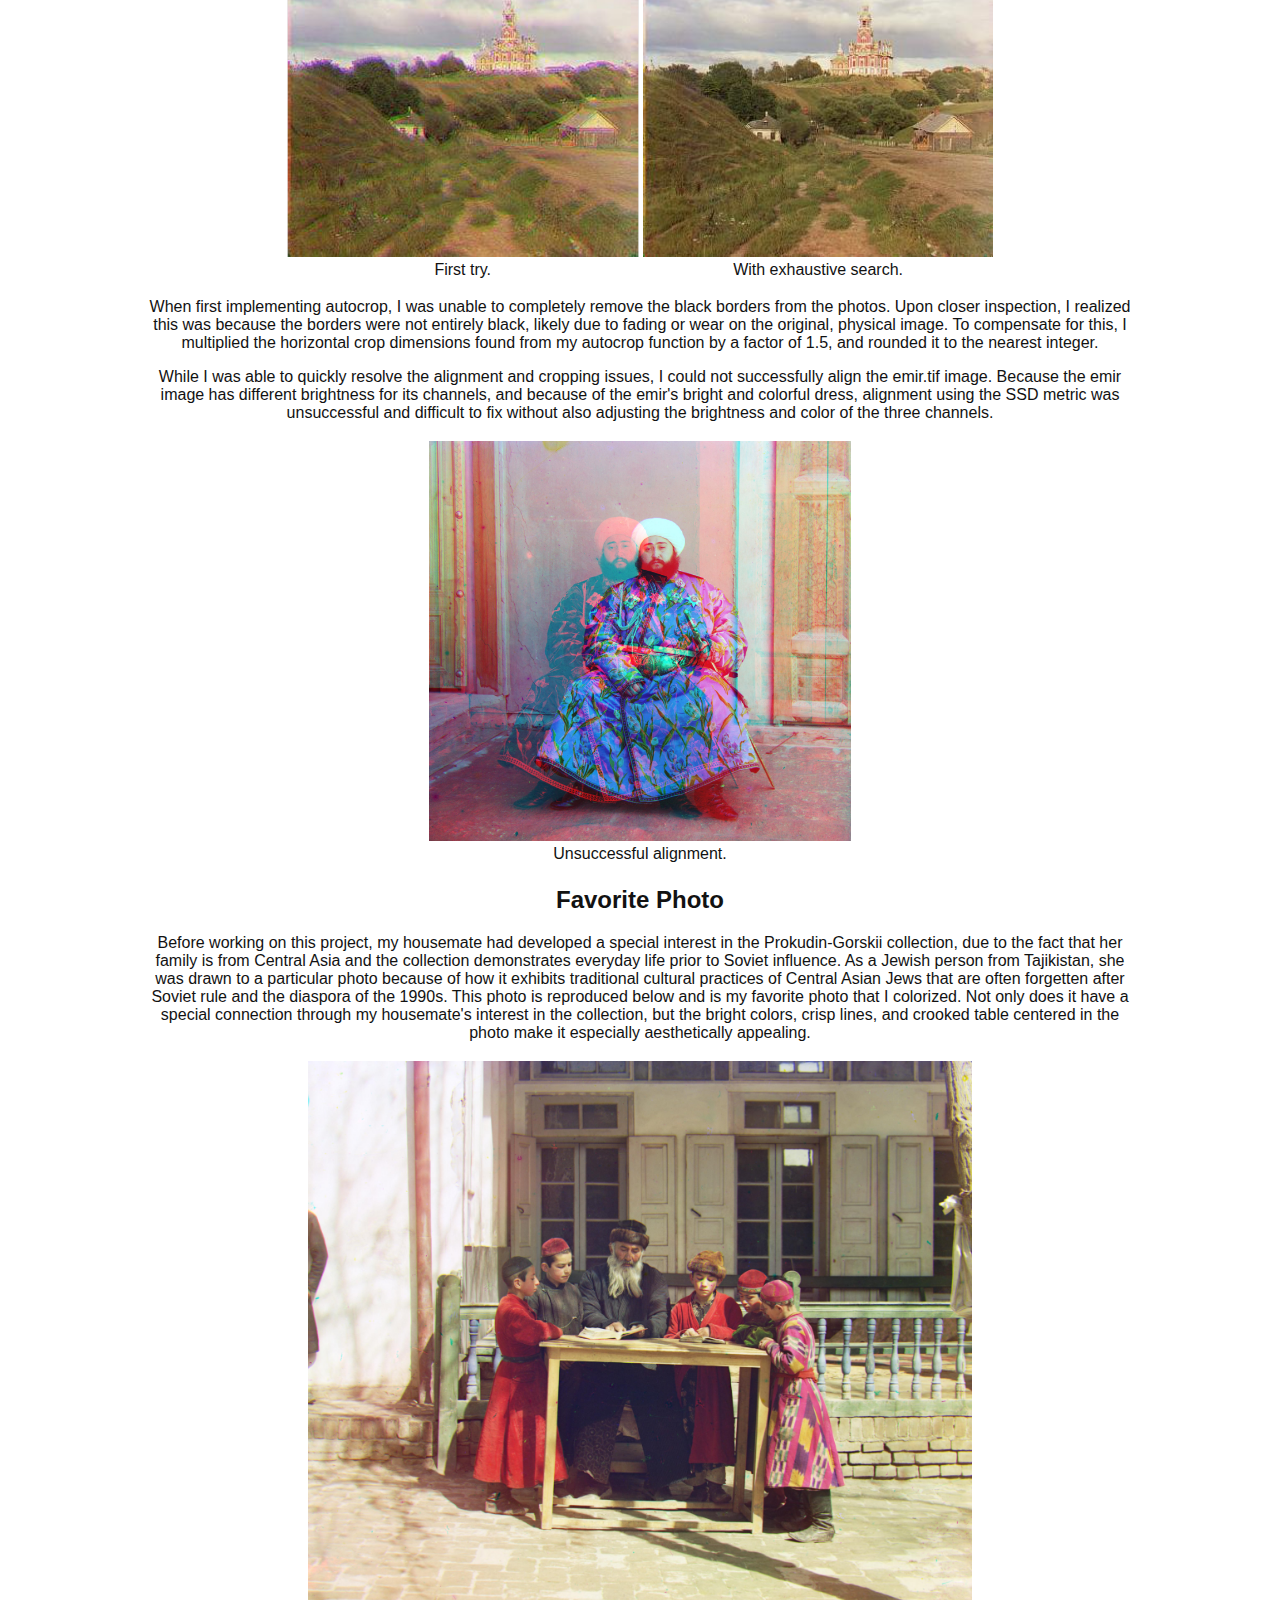
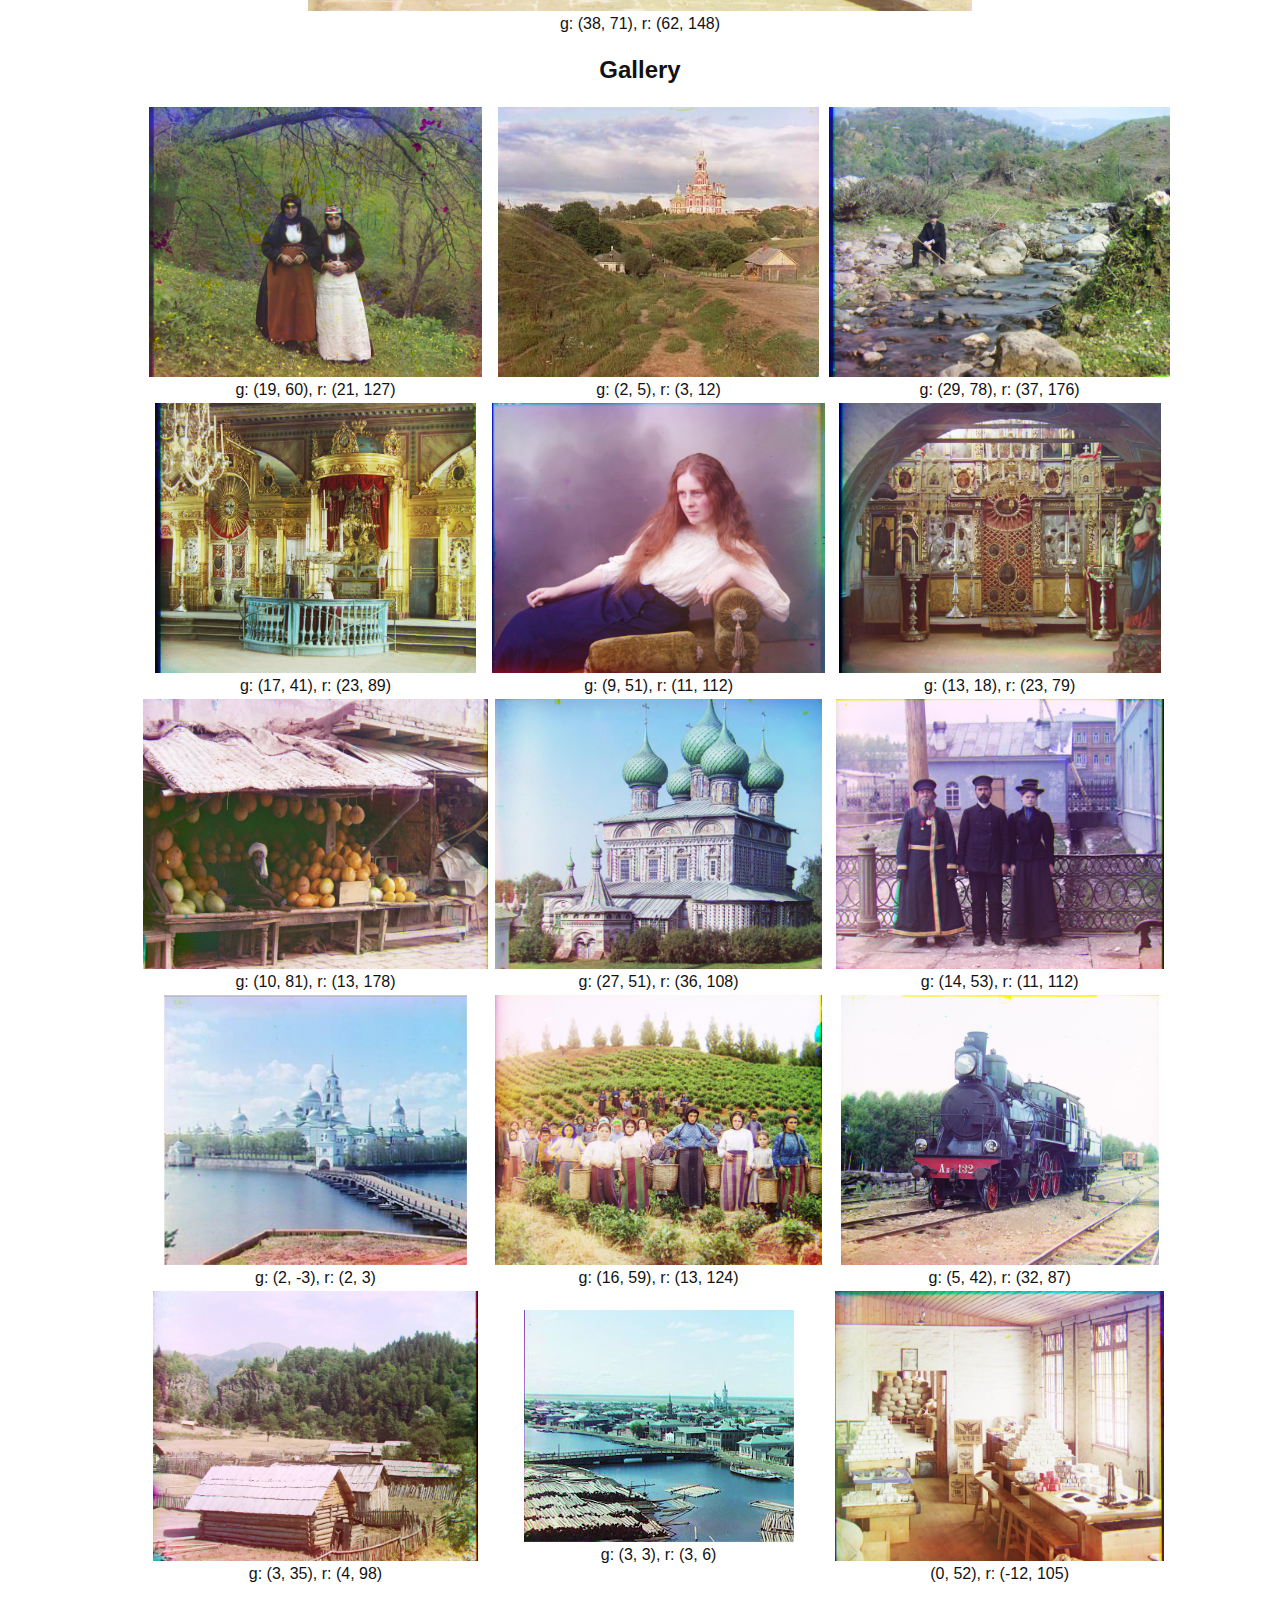
<file: writeups/colorizer.html>
<!doctype html>
<html>
    <head>
        <title>Colorizer</title>
    </head>
    <style>
      body {
        padding: 100px;
        width: 1000px;
        margin: auto;
        text-align: left;
        font-weight: 300;
        font-family: 'Cambria', sans-serif;
        color: #121212;
      }
      h1, h2, h3, h4 {
        font-family: 'Arial', sans-serif;
      }
    </style>
    <body>

      <h1 align="middle">Colorizer</h1>
        <!-- Your content here! -->
        <section>
          <h2 align="middle">Overview</h2>
          <p>Before color photography existed, <a href="https://en.wikipedia.org/wiki/Sergey_Prokudin-Gorsky">Sergei Mikhailovich Prokudin-Gorskii</a> came up with an ingenious way to preserve color in black and white photography. In order to capture color, he took three black and white photos of every scene: one with a red filter, one with a green filter, and one with a blue filter. From these glass plate images, we can recreate color photos by extracting the three color channel images, aligning them, and overlaying them to create a single RGB color image. I used images found at the Library of Congress' online collection, <a href="https://www.loc.gov/pictures/collection/prok/">here</a>.</p>
          <h2 align="middle">Implementation</h2>
            <p>My implementation was split into three parts: image preprocessing, image alignment, and image overlay. During image preprocessing, I split the original black and white photos into three parts to extract its blue, green, and red channels. To align my image, I exhaustively searched over a range of x and y values to shift my image by. During alignment only, I used a basic crop function to get rid of irregularities at the border of each image, so that my image matching metric would be more accurate. I used the range (-15, 15) to determine the x, y values to displace my image by, and the function np.roll to shift my image. I displaced my image by each (x, y) pair, and used the sum of squared differences as my image matching metric. I found the (x, y) coordinate associated with the minimum SSD to find the best alignment. For larger tiff images, exhaustive search took far too long. To speed up the search, I implemented an image pyramid. In my image pyramid, I rescaled the image using a scale of 0.5 until the image's height was smaller than 300 pixels. I was able to find an estimate for best alignment quickly by searching on the smallest image, and using the estimate to narrow my search for the next largest image of the pyramid. Using estimates at every level, I could then quickly channel back out to the original, large image, and find its best alignment. Finally, I applied the best displacements to each image channel, and overlayed the three channels to produce a color image.
            </p>
            <div align="center">
            <table style="width=100%">
                <tr>
                  <td align="middle">
                  <img src="images/color/nocroplady.jpg" height="500px" />
                  <figcaption align="middle">Initial image with no crop or white balance.</figcaption>
                </tr>
            </table>
            </div>
          <h2 align="middle">Bells & Whistles</h2>
          <h3 align="middle">Auto White Balance</h3>
          <p>To implement automatic white balancing, I converted the image to grayscale and found its brightest pixel. Once I found its brightest pixel, I scaled the pixels of the image in accordance to its brightest pixel, so that the brightest pixel would be white. </p>
          <div align="center">
              <table style="width=100%">
                  <tr>
                  <td align="middle">
                  <img src="images/color/kids.jpg" height="350px" />
                  <figcaption align="middle">Without AWB.</figcaption>
                  <td align="middle">
                  <img src="images/color/awb_kids.jpg" height="350px" />
                  <figcaption align="middle">With AWB.</figcaption>
                </tr>
                <tr>
                  <td align="middle">
                  <img src="images/color/three_generations.jpg" height="350px" />
                  <td align="middle">
                  <img src="images/color/awb_three_generations.jpg" height="350px" />
                </tr>

                  </table>
          <h4 align="middle">Auto Crop</h4>
          <p>At first, I was using a basic crop function, which I utilized during alignment. The basic crop function used the dimensions of the image to take 1/14th of the image out from each border. Since the basic crop often took out more of the photo than necessary, I wanted to use an automatic cropping function to preserve as much of the image as possible. To implement automatic cropping, I began at the corner pixels for each color channel and spiraled inward until the pixel was not white or black (had a value of 1 or 0, with a threshold of 0.1). Then, I found the maximum coordinate value of each corner spiral and each color channel, and cropped all the channels uniformly based on the maximum value. I cropped the channels before alignment to make alignment quicker. After alignment, I implemented a second crop function, a rolling crop, to get rid of any discoloration caused during alignment.</p>
          <div align="center">
              <table style="width=100%">
                  <tr>
                    <td align="middle">
                    <img src="images/color/nocroplady.jpg" height="270px" />
                    <figcaption align="middle">With no crop.</figcaption>
                  <td align="middle">
                  <img src="images/color/croplady.jpg" height="270px" />
                  <figcaption align="middle">With a basic crop.</figcaption>
                  <td align="middle">
                  <img src="images/color/roll2lady.jpg" height="270px" />
                  <figcaption align="middle">With auto + rolling crop.</figcaption>
                </tr>
                </table>
            </div>
            <div align="center">
            <table style="width=100%">
                <tr>
                  <td align="middle">
                  <img src="images/color/roll_lady.jpg" height="500px" />
                  <figcaption align="middle">With a larger auto crop + rolling crop.</figcaption>
                </tr>
            </table>
            </div>
            <h2 align="middle">Difficulties</h2>
            <p>
              At first during image alignment, I was searching for the best vertical displacement alone, and then the best horizontal displacement after, instead of searching for all displacements in the (x,y) ranges. Because I was not using an exhaustive search, alignment was inaccurate. </p>
              <div align="center">
                  <table style="width=100%">
                      <tr>
                        <td align="middle">
                        <img src="images/color/first/first_try_cathedral.jpg" height="300px" />
                        <figcaption align="middle">First try.</figcaption>
                        <td align="middle">
                        <img src="images/color/first/out_cathedral.jpg" height="300px" />
                        <figcaption align="middle">With exhaustive search.</figcaption>
                      </tr>
                    </table>
            </div>
            <p>When first implementing autocrop, I was unable to completely remove the black borders from the photos. Upon closer inspection, I realized this was because the borders were not entirely black, likely due to fading or wear on the original, physical image. To compensate for this, I multiplied the horizontal crop dimensions found from my autocrop function by a factor of 1.5, and rounded it to the nearest integer. </p>
            <p>While I was able to quickly resolve the alignment and cropping issues, I could not successfully align the emir.tif image. Because the emir image has different brightness for its channels, and because of the emir's bright and colorful dress, alignment using the SSD metric was unsuccessful and difficult to fix without also adjusting the brightness and color of the three channels. </p>
            <table style="width=100%">
                <tr>
                  <td align="middle">
                  <img src="images/color/awb_emir.jpg" height="400px" />
                  <figcaption align="middle">Unsuccessful alignment.</figcaption>
                </tr>
              </table>
            <div align="center">

            <h2 align="middle">Favorite Photo</h2>
            <p>Before working on this project, my housemate had developed a special interest in the Prokudin-Gorskii collection, due to the fact that her family is from Central Asia and the collection demonstrates everyday life prior to Soviet influence. As a Jewish person from Tajikistan, she was drawn to a particular photo because of how it exhibits traditional cultural practices of Central Asian Jews that are often forgetten after Soviet rule and the diaspora of the 1990s. This photo is reproduced below and is my favorite photo that I colorized. Not only does it have a special connection through my housemate's interest in the collection, but the bright colors, crisp lines, and crooked table centered in the photo make it especially aesthetically appealing.
            <div align="center">
                <table style="width=100%">
                    <tr>
                      <td align="middle">
                      <img src="images/color/awb_for_sophia.jpg" height="550px" />
                      <figcaption align="middle">g: (38, 71), r: (62, 148)</figcaption>
                    </tr>
                  </table>
            </div>
        <h2 align="middle">Gallery</h2>

        <div align="center">
            <table style="width=100%">
                <tr>
                  <td align="middle">
                  <img src="images/color/pair.jpg" height="270px" />
                  <figcaption align="middle">g: (19, 60), r: (21, 127)</figcaption>
                  <td align="middle">
                  <img src="images/color/awb_cathedral.jpg" height="270px" />
                  <figcaption align="middle">g: (2, 5), r: (3, 12)</figcaption>
                  <td align="middle">
                  <img src="images/color/awb_self_portrait.jpg" height="270px" />
                  <figcaption align="middle">g: (29, 78), r: (37, 176)</figcaption>

                </tr>
                <tr>
                  <td align="middle">
                  <img src="images/color/icon.jpg" height="270px" />
                  <figcaption align="middle">g: (17, 41), r: (23, 89)</figcaption>
                <td align="middle">
                <img src="images/color/awb_lady.jpg" height="270px" />
                <figcaption align="middle">g: (9, 51), r: (11, 112)</figcaption>
                <td align="middle">
                <img src="images/color/o.jpg" height="270px" />
                <figcaption align="middle">g: (13, 18), r: (23, 79)</figcaption>
              </tr>
              <tr>
                <td align="middle">
                <img src="images/color/awb_melons.jpg" height="270px" />
                <figcaption align="middle">g: (10, 81), r: (13, 178)</figcaption>
                <td align="middle">
                <img src="images/color/onion_church.jpg" height="270px" />
                <figcaption align="middle">g: (27, 51), r: (36, 108)</figcaption>
                <td align="middle">
                <img src="images/color/awb_three_generations.jpg" height="270px" />
                <figcaption align="middle">g: (14, 53), r: (11, 112)</figcaption>

            </tr>
            <tr>
              <td align="middle">
              <img src="images/color/monastery.jpg" height="270px" />
              <figcaption align="middle">g: (2, -3), r: (2, 3)</figcaption>
              <td align="middle">
              <img src="images/color/awb_harvesters.jpg" height="270px" />
              <figcaption align="middle">g: (16, 59), r: (13, 124)</figcaption>
              <td align="middle">
              <img src="images/color/awb_train.jpg" height="270px" />
              <figcaption align="middle">g: (5, 42), r: (32, 87)</figcaption>


            </tr>
                    <tr>
                      <td align="middle">
                      <img src="images/color/awb_castle.jpg" height="270px" />
                      <figcaption align="middle">g: (3, 35), r: (4, 98)</figcaption>
                        <td align="middle">
                        <img src="images/color/tobolsk.jpg" width="270px" />
                        <figcaption align="middle">g: (3, 3), r: (3, 6)</figcaption>
                        <td align="middle">
                        <img src="images/color/awb_workshop.jpg" height="270px" />
                        <figcaption align="middle">(0, 52), r: (-12, 105)</figcaption>
                    </tr>
                </table>
          </div>
          <div>

    </body>
</html>
</file>
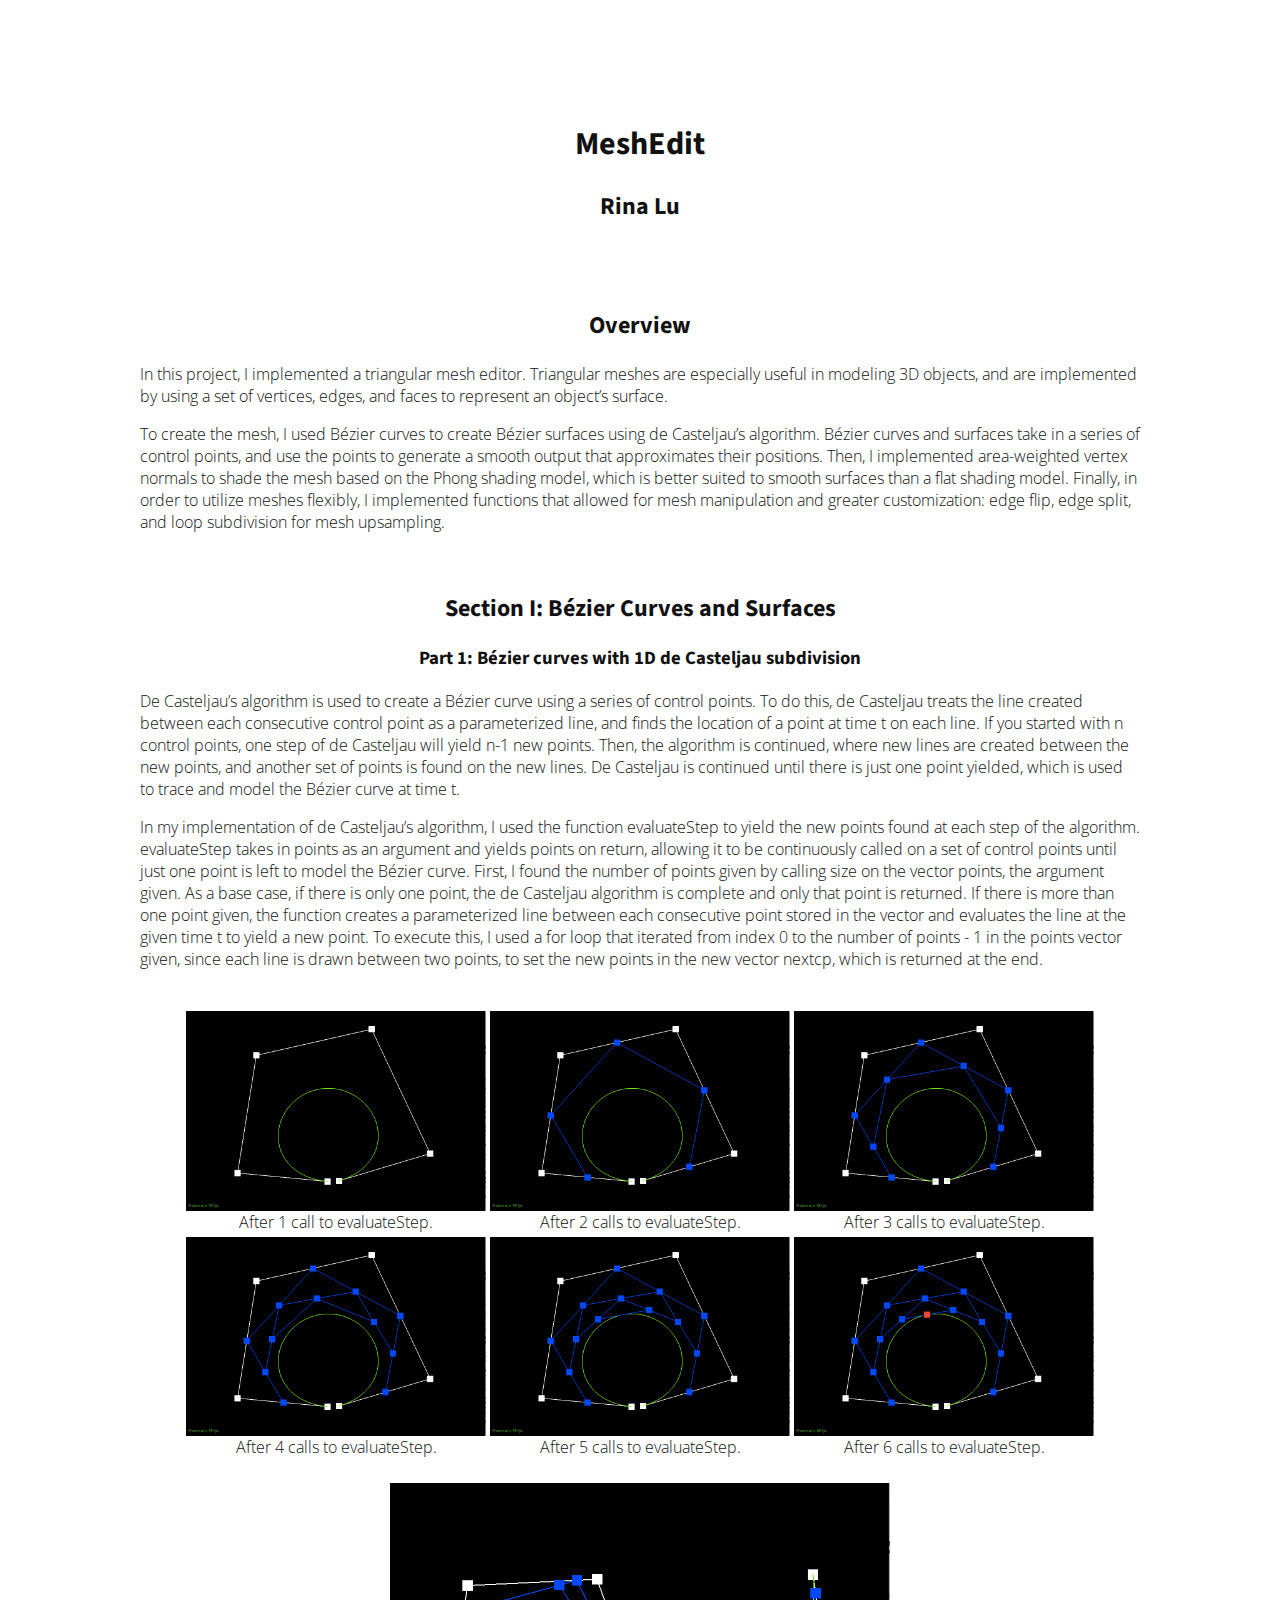
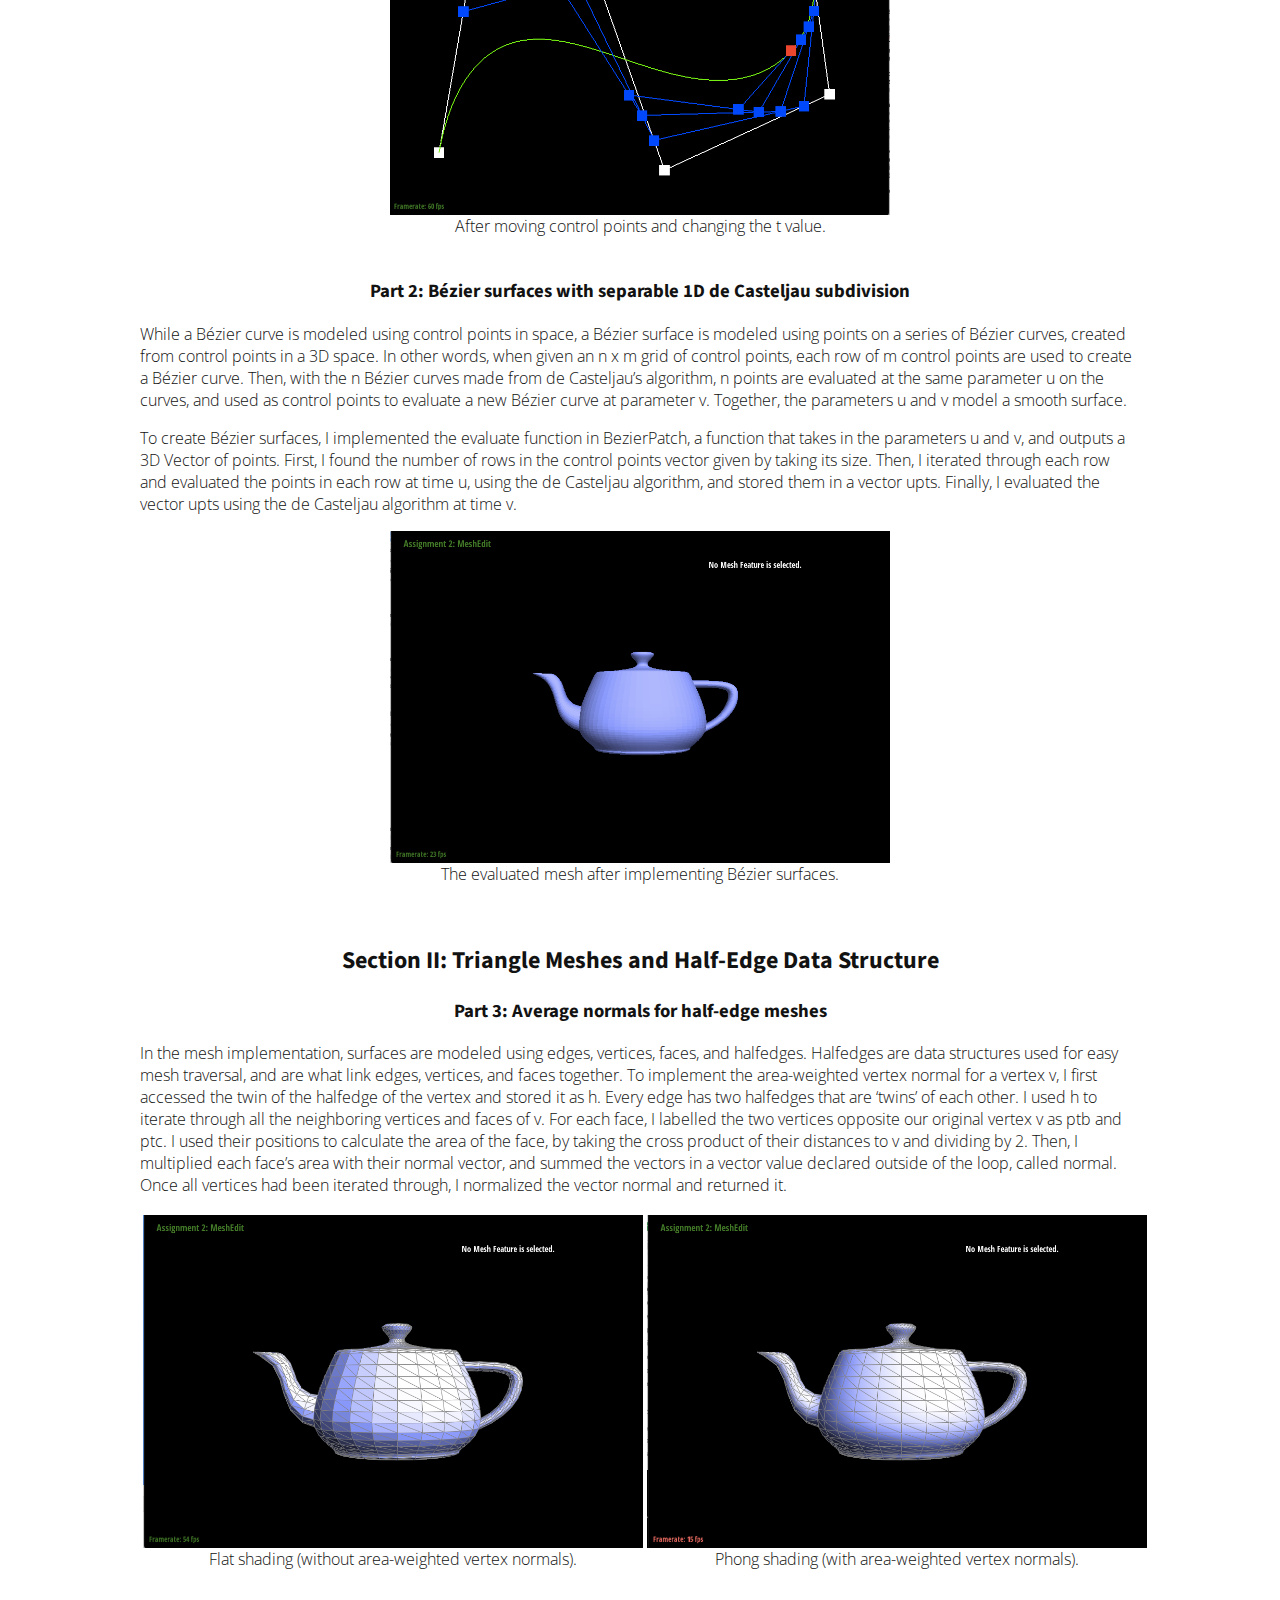
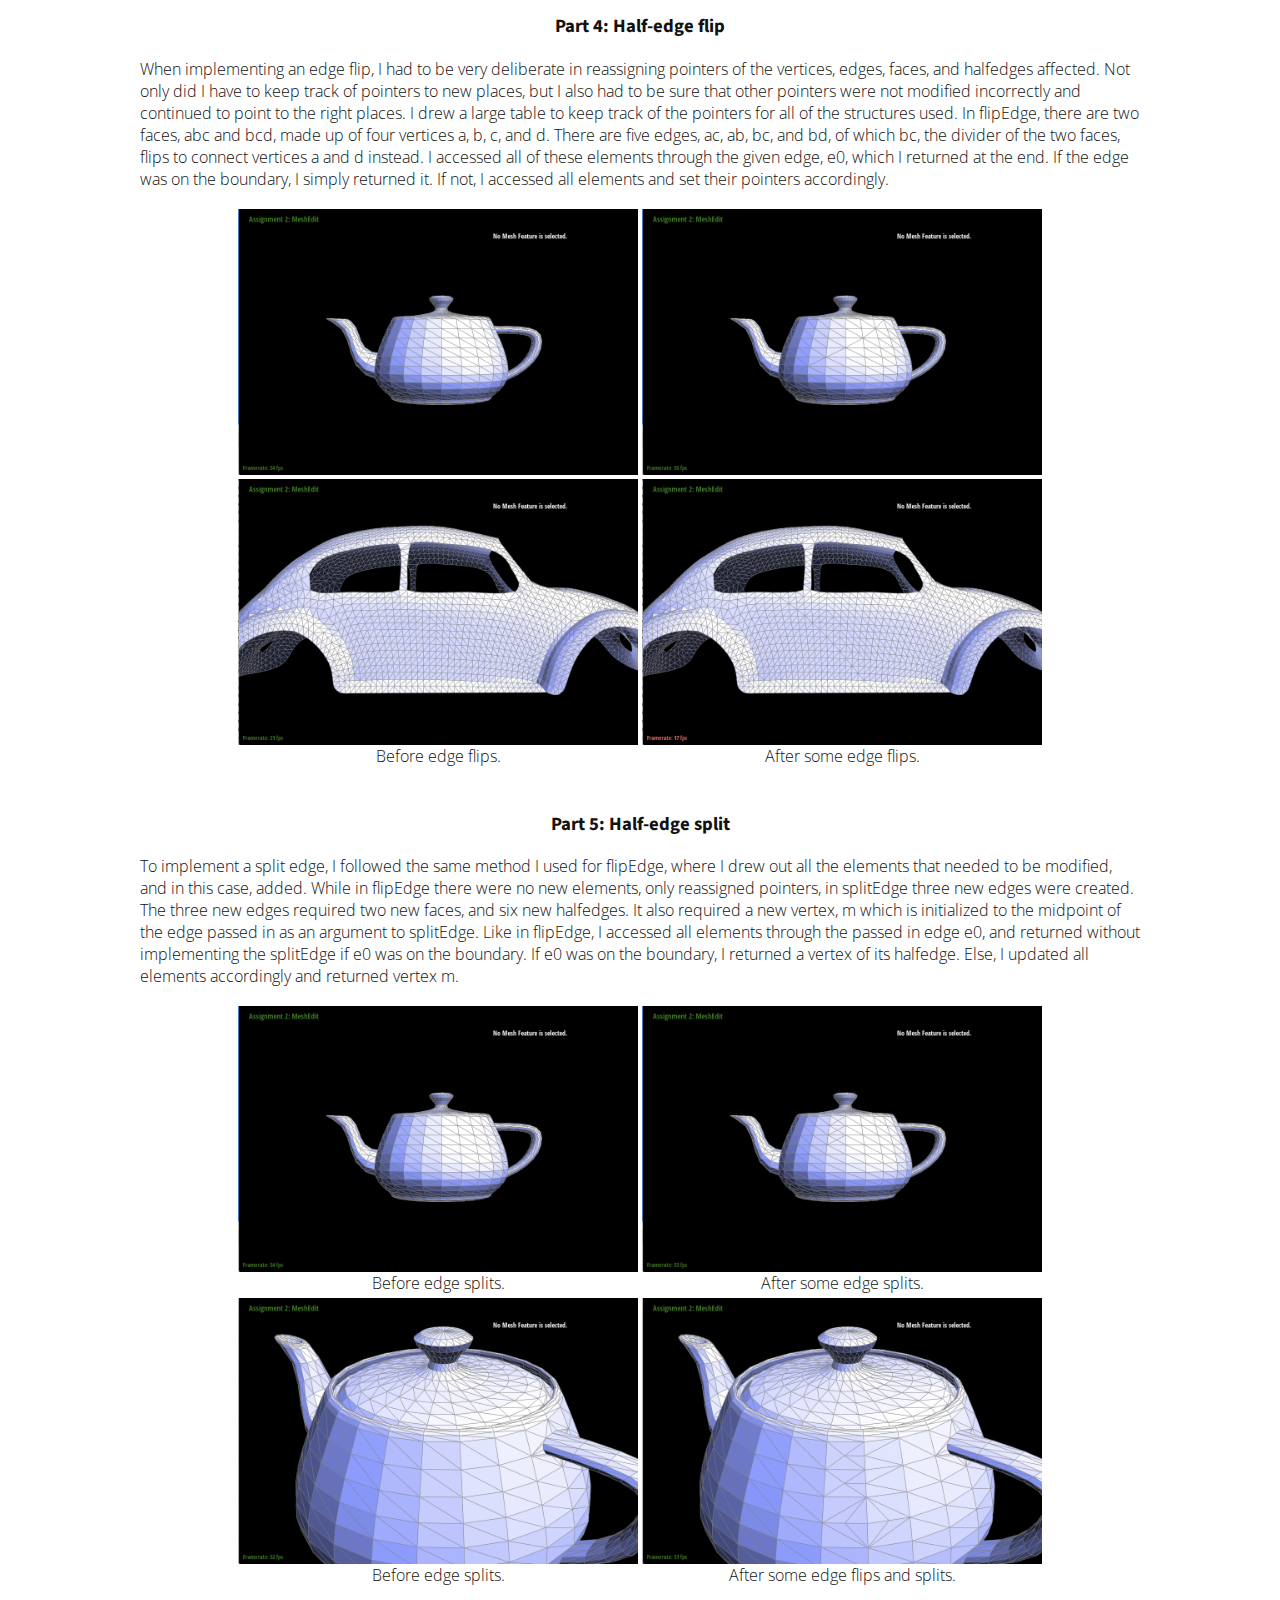
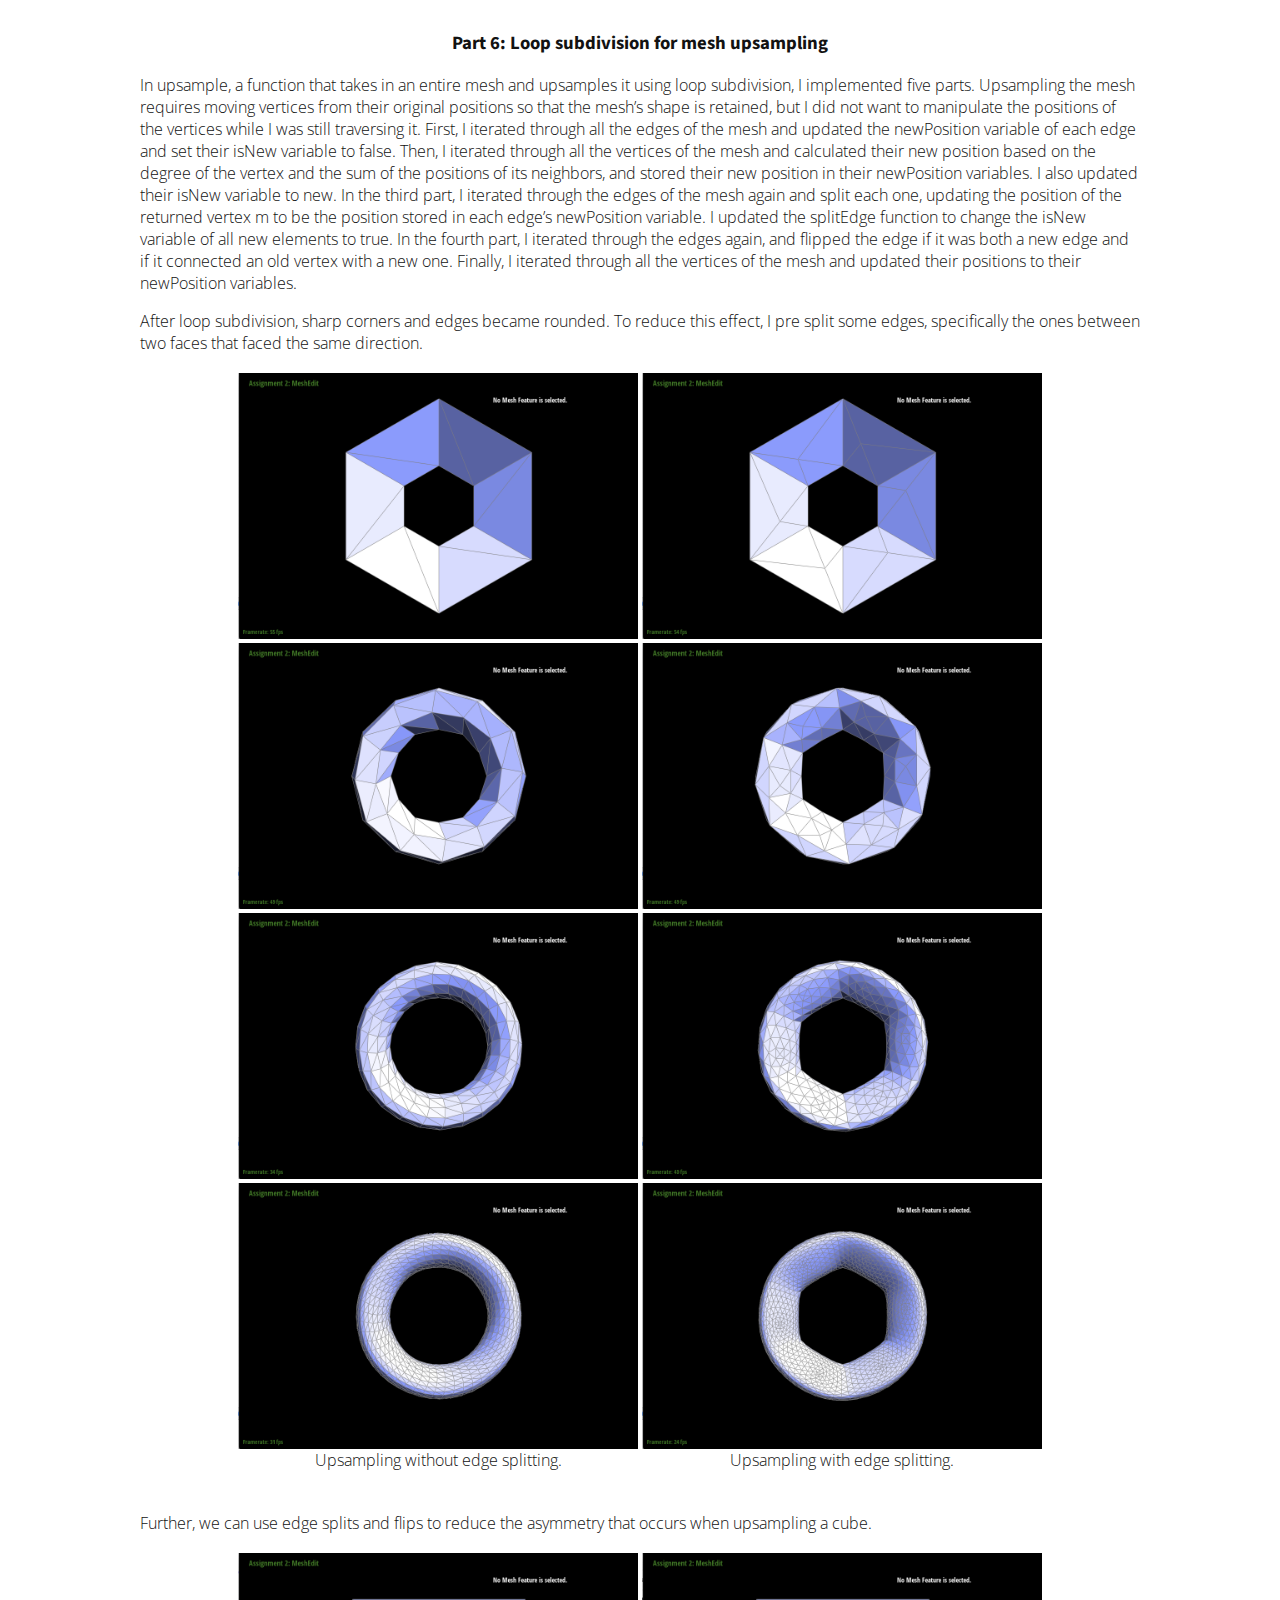
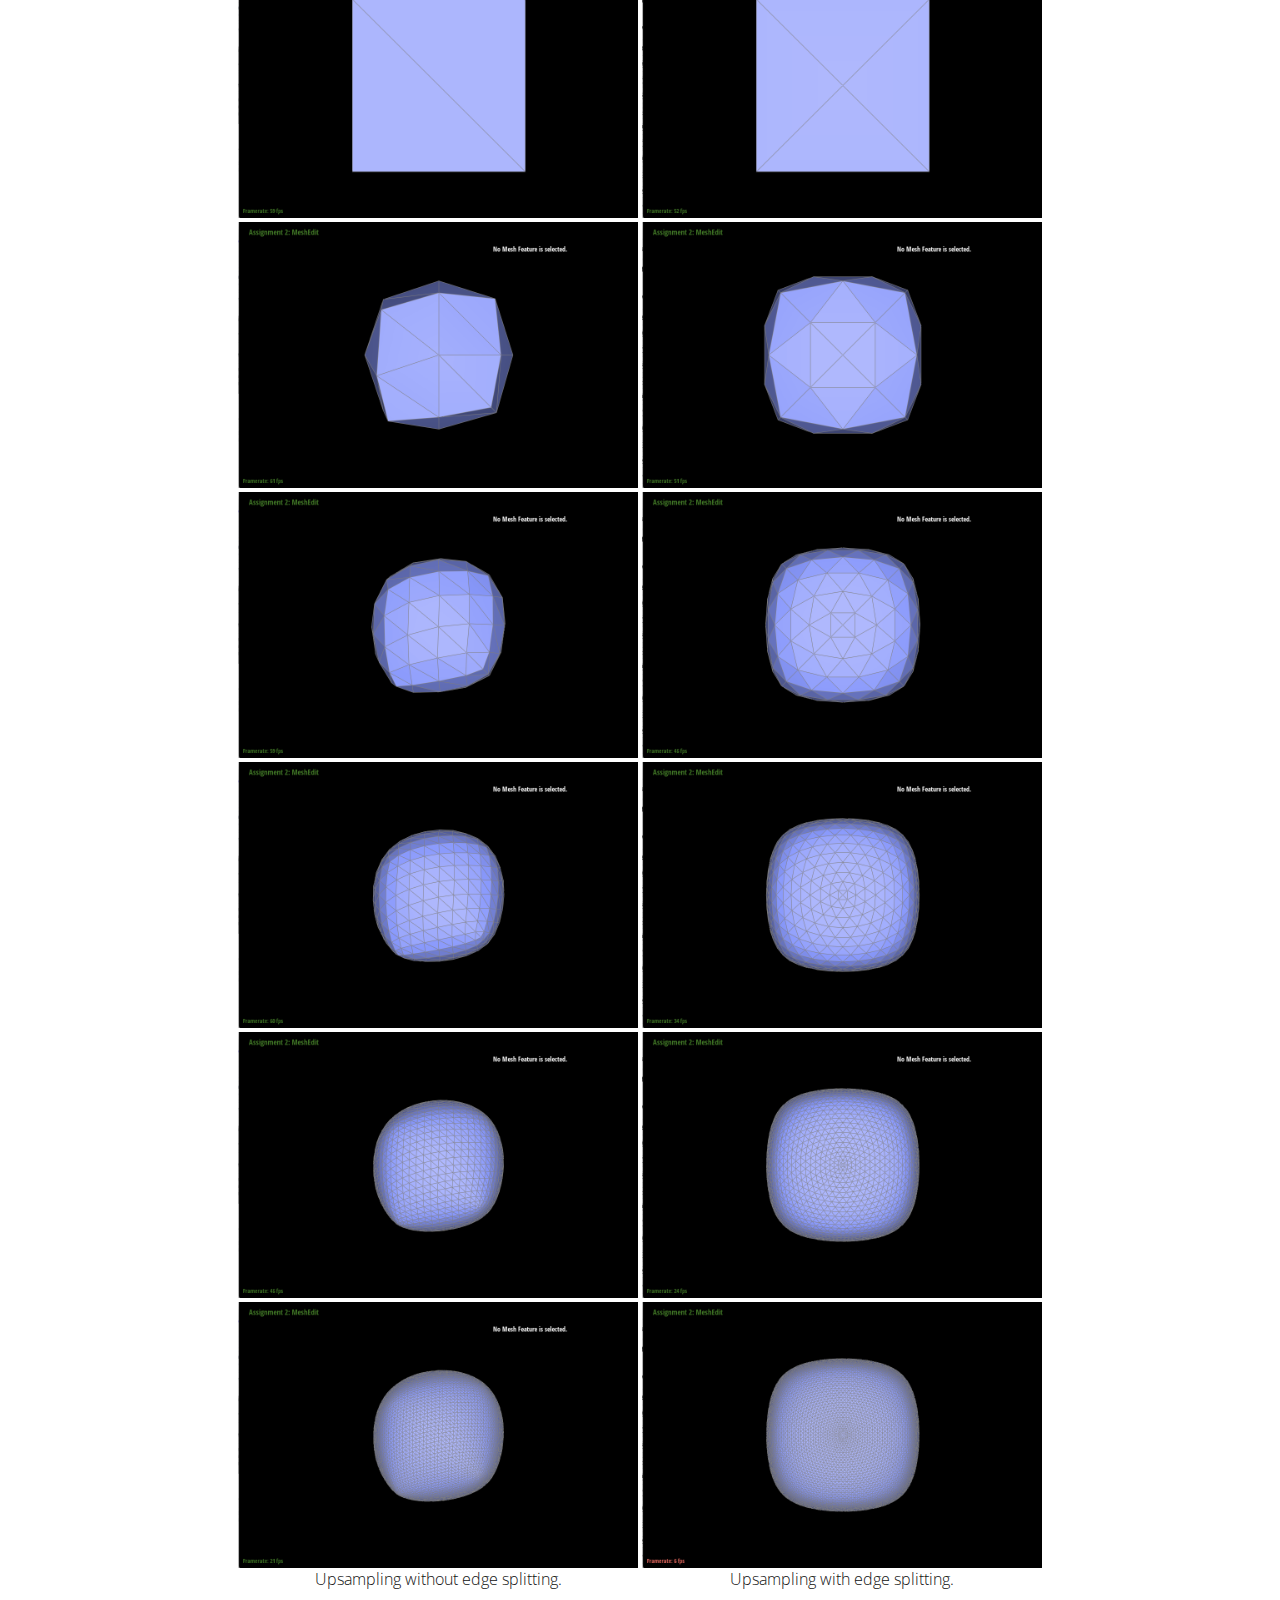
<file: writeups/mesh.html>
<!DOCTYPE html PUBLIC "-//W3C//DTD XHTML 1.0 Strict//EN" "http://www.w3.org/TR/xhtml1/DTD/xhtml1-strict.dtd">
<html xmlns="http://www.w3.org/1999/xhtml" xml:lang="en" lang="en">
<head>
<style>
  body {
    padding: 100px;
    width: 1000px;
    margin: auto;
    text-align: left;
    font-weight: 300;
    font-family: 'Open Sans', sans-serif;
    color: #121212;
  }
  h1, h2, h3, h4 {
    font-family: 'Source Sans Pro', sans-serif;
  }
</style>
<title>Mesh Editor</title>
<meta http-equiv="content-type" content="text/html; charset=utf-8" />
<link href="https://fonts.googleapis.com/css?family=Open+Sans|Source+Sans+Pro" rel="stylesheet">
</head>


<body>
<h1 align="middle">MeshEdit</h1>
<h2 align="middle">Rina Lu</h2>

<br><br>

<div>

<h2 align="middle">Overview</h2>
<p>In this project, I implemented a triangular mesh editor. Triangular meshes are especially useful in modeling 3D objects, and are implemented by using a set of vertices, edges, and faces to represent an object’s surface. </p>
<p>To create the mesh, I used Bézier curves to create Bézier surfaces using de Casteljau’s algorithm. Bézier curves and surfaces take in a series of control points, and use the points to generate a smooth output that approximates their positions. Then, I implemented area-weighted vertex normals to shade the mesh based on the Phong shading model, which is better suited to smooth surfaces than a flat shading model. Finally, in order to utilize meshes flexibly, I implemented functions that allowed for mesh manipulation and greater customization: edge flip, edge split, and loop subdivision for mesh upsampling. </p>

<br>

<h2 align="middle">Section I: Bézier Curves and Surfaces</h2>

<h3 align="middle">Part 1: Bézier curves with 1D de Casteljau subdivision</h3>

<p>De Casteljau’s algorithm is used to create a Bézier curve using a series of control points. To do this, de Casteljau treats the line created between each consecutive control point as a parameterized line, and finds the location of a point at time t on each line. If you started with n control points, one step of de Casteljau will yield n-1 new points. Then, the algorithm is continued, where new lines are created between the new points, and another set of points is found on the new lines. De Casteljau is continued until there is just one point yielded, which is used to trace and model the Bézier curve at time t. </p>
<p>In my implementation of de Casteljau’s algorithm, I used the function evaluateStep to yield the new points found at each step of the algorithm. evaluateStep takes in points as an argument and yields points on return, allowing it to be continuously called on a set of control points until just one point is left to model the Bézier curve. First, I found the number of points given by calling size on the vector points, the argument given. As a base case, if there is only one point, the de Casteljau algorithm is complete and only that point is returned. If there is more than one point given, the function creates a parameterized line between each consecutive point stored in the vector and evaluates the line at the given time t to yield a new point. To execute this, I used a for loop that iterated from index 0 to the number of points - 1 in the points vector given, since each line is drawn between two points, to set the new points in the new vector nextcp, which is returned at the end.</p>

<div align="middle">
  <table style="width=100%">
    <tr>
      <td>
        <img src="./images/mesh/q1 screenshots/1.png" align="middle" width="300px"/>
        <figcaption align="middle">After 1 call to evaluateStep.</figcaption>
      </td>
      <td>
        <img src="./images/mesh/q1 screenshots/2.png" align="middle" width="300px"/>
        <figcaption align="middle">After 2 calls to evaluateStep.</figcaption>
      </td>
      <td>
        <img src="./images/mesh/q1 screenshots/3.png" align="middle" width="300px"/>
        <figcaption align="middle">After 3 calls to evaluateStep.</figcaption>
      </td>
    </tr>
    <br>
    <tr>
      <td>
        <img src="./images/mesh/q1 screenshots/4.png" align="middle" width="300px"/>
        <figcaption align="middle">After 4 calls to evaluateStep.</figcaption>
      </td>
      <td>
        <img src="./images/mesh/q1 screenshots/5.png" align="middle" width="300px"/>
        <figcaption align="middle">After 5 calls to evaluateStep.</figcaption>
      </td>
      <td>
        <img src="./images/mesh/q1 screenshots/6.png" align="middle" width="300px"/>
        <figcaption align="middle">After 6 calls to evaluateStep.</figcaption>
      </td>
    </tr>
  </table>
</div>
<br>
<center><img src="./images/mesh/q1 screenshots/7.png" align="middle" width="500px"/></center>
<figcaption align="middle"> After moving control points and changing the t value. </figcaption>
<br>
<h3 align="middle">Part 2: Bézier surfaces with separable 1D de Casteljau subdivision</h3>
<p>While a Bézier curve is modeled using control points in space, a Bézier surface is modeled using points on a series of Bézier curves, created from control points in a 3D space. In other words, when given an n x m grid of control points, each row of m control points are used to create a Bézier curve. Then, with the n Bézier curves made from de Casteljau’s algorithm, n points are evaluated at the same parameter u on the curves, and used as control points to evaluate a new Bézier curve at parameter v. Together, the parameters u and v model a smooth surface.</p>
<p>To create Bézier surfaces, I implemented the evaluate function in BezierPatch, a function that takes in the parameters u and v, and outputs a 3D Vector of points. First, I found the number of rows in the control points vector given by taking its size. Then, I iterated through each row and evaluated the points in each row at time u, using the de Casteljau algorithm, and stored them in a vector upts. Finally, I evaluated the vector upts using the de Casteljau algorithm at time v.</p>
<center><img src="./images/mesh/q2_screenshot.png" align="middle" width="500px"/></center>
<figcaption align="middle"> The evaluated mesh after implementing Bézier surfaces. </figcaption>
<p> </p>
<br>
<h2 align="middle">Section II: Triangle Meshes and Half-Edge Data Structure</h2>
<h3 align="middle">Part 3: Average normals for half-edge meshes</h3>
<p>In the mesh implementation, surfaces are modeled using edges, vertices, faces, and halfedges. Halfedges are data structures used for easy mesh traversal, and are what link edges, vertices, and faces together. To implement the area-weighted vertex normal for a vertex v, I first accessed the twin of the halfedge of the vertex and stored it as h. Every edge has two halfedges that are ‘twins’ of each other. I used h to iterate through all the neighboring vertices and faces of v. For each face, I labelled the two vertices opposite our original vertex v as ptb and ptc. I used their positions to calculate the area of the face, by taking the cross product of their distances to v and dividing by 2. Then, I multiplied each face’s area with their normal vector, and summed the vectors in a vector value declared outside of the loop, called normal. Once all vertices had been iterated through, I normalized the vector normal and returned it.</p>
<div align="middle">
  <table style="width=100%">
    <tr>
      <td>
        <img src="./images/mesh/q3_screenshots/1.png" align="middle" width="500px"/>
        <figcaption align="middle">Flat shading (without area-weighted vertex normals).</figcaption>
      </td>
      <td>
        <img src="./images/mesh/q3_screenshots/2.png" align="middle" width="500px"/>
        <figcaption align="middle">Phong shading (with area-weighted vertex normals).</figcaption>
      </td>
    </tr>
  </table>
</div>
<br>

<h3 align="middle">Part 4: Half-edge flip</h3>
<p>When implementing an edge flip, I had to be very deliberate in reassigning pointers of the vertices, edges, faces, and halfedges affected. Not only did I have to keep track of pointers to new places, but I also had to be sure that other pointers were not modified incorrectly and continued to point to the right places. I drew a large table to keep track of the pointers for all of the structures used. In flipEdge, there are two faces, abc and bcd, made up of four vertices a, b, c, and d. There are five edges, ac, ab, bc, and bd, of which bc, the divider of the two faces, flips to connect vertices a and d instead. I accessed all of these elements through the given edge, e0, which I returned at the end. If the edge was on the boundary, I simply returned it. If not, I accessed all elements and set their pointers accordingly.</p>
<div align="middle">
  <table style="width=100%">
    <tr>
      <td>
        <img src="./images/mesh/q4_screenshots/2.png" align="middle" width="400px"/>
      </td>
      <td>
        <img src="./images/mesh/q4_screenshots/1.png" align="middle" width="400px"/>
      </td>
    </tr>
    <tr>
      <td>
        <img src="./images/mesh/q4_screenshots/3.png" align="middle" width="400px"/>
        <figcaption align="middle">Before edge flips.</figcaption>
      </td>
      <td>
        <img src="./images/mesh/q4_screenshots/4.png" align="middle" width="400px"/>
        <figcaption align="middle">After some edge flips.</figcaption>
      </td>
    </tr>
  </table>
</div>
<br>

<h3 align="middle">Part 5: Half-edge split</h3>
<p>To implement a split edge, I followed the same method I used for flipEdge, where I drew out all the elements that needed to be modified, and in this case, added. While in flipEdge there were no new elements, only reassigned pointers, in splitEdge three new edges were created. The three new edges required two new faces, and six new halfedges. It also required a new vertex, m which is initialized to the midpoint of the edge passed in as an argument to splitEdge. Like in flipEdge, I accessed all elements through the passed in edge e0, and returned without implementing the splitEdge if e0 was on the boundary. If e0 was on the boundary, I returned a vertex of its halfedge. Else, I updated all elements accordingly and returned vertex m.</p>
<div align="middle">
  <table style="width=100%">
    <tr>
      <td>
        <img src="./images/mesh/q5_screenshots/1.png" align="middle" width="400px"/>
        <figcaption align="middle">Before edge splits.</figcaption>
      </td>
      <td>
        <img src="./images/mesh/q5_screenshots/2.png" align="middle" width="400px"/>
        <figcaption align="middle">After some edge splits.</figcaption>
      </td>
    </tr>
    <tr>
      <td>
        <img src="./images/mesh/q5_screenshots/3.png" align="middle" width="400px"/>
        <figcaption align="middle">Before edge splits.</figcaption>
      </td>
      <td>
        <img src="./images/mesh/q5_screenshots/4.png" align="middle" width="400px"/>
        <figcaption align="middle">After some edge flips and splits.</figcaption>
      </td>
    </tr>
  </table>
</div>
<br>

<h3 align="middle">Part 6: Loop subdivision for mesh upsampling</h3>
<p>In upsample, a function that takes in an entire mesh and upsamples it using loop subdivision, I implemented five parts. Upsampling the mesh requires moving vertices from their original positions so that the mesh’s shape is retained, but I did not want to manipulate the positions of the vertices while I was still traversing it. First, I iterated through all the edges of the mesh and updated the newPosition variable of each edge and set their isNew variable to false. Then, I iterated through all the vertices of the mesh and calculated their new position based on the degree of the vertex and the sum of the positions of its neighbors, and stored their new position in their newPosition variables. I also updated their isNew variable to new. In the third part, I iterated through the edges of the mesh again and split each one, updating the position of the returned vertex m to be the position stored in each edge’s newPosition variable. I updated the splitEdge function to change the isNew variable of all new elements to true. In the fourth part, I iterated through the edges again, and flipped the edge if it was both a new edge and if it connected an old vertex with a new one. Finally, I iterated through all the vertices of the mesh and updated their positions to their newPosition variables. </p>

<p>After loop subdivision, sharp corners and edges became rounded. To reduce this effect, I pre split some edges, specifically the ones between two faces that faced the same direction. </p>
<div align="middle">
  <table style="width=100%">
    <tr>
      <td>
        <img src="./images/mesh/q6_corners1/1.png" align="middle" width="400px"/>
      </td>
      <td>
        <img src="./images/mesh/q6_corners2/1.png" align="middle" width="400px"/>
      </td>
    <tr>
      <td>
        <img src="./images/mesh/q6_corners1/2.png" align="middle" width="400px"/>
      </td>
      <td>
        <img src="./images/mesh/q6_corners2/2.png" align="middle" width="400px"/>
      </td>
    <tr>
      <td>
        <img src="./images/mesh/q6_corners1/3.png" align="middle" width="400px"/>
      </td>
      <td>
        <img src="./images/mesh/q6_corners2/3.png" align="middle" width="400px"/>
      </td>
    </tr>
    <tr>
      <td>
        <img src="./images/mesh/q6_corners1/4.png" align="middle" width="400px"/>
        <figcaption align="middle">Upsampling without edge splitting.</figcaption>
      </td>
      <td>
        <img src="./images/mesh/q6_corners2/4.png" align="middle" width="400px"/>
        <figcaption align="middle">Upsampling with edge splitting.</figcaption>
      </td>
  </table>
</div>
<br>
<p>Further, we can use edge splits and flips to reduce the asymmetry that occurs when upsampling a cube.</p>
<div align="middle">
  <table style="width=100%">
    <tr>
      <td>
        <img src="./images/mesh/q6_asymmetric1/1.png" align="middle" width="400px"/>
      </td>
      <td>
        <img src="./images/mesh/q6_asymmetric2/2.png" align="middle" width="400px"/>
      </td>
    <tr>
      <td>
        <img src="./images/mesh/q6_asymmetric1/2.png" align="middle" width="400px"/>
      </td>
      <td>
        <img src="./images/mesh/q6_asymmetric2/3.png" align="middle" width="400px"/>
      </td>
    <tr>
      <td>
        <img src="./images/mesh/q6_asymmetric1/3.png" align="middle" width="400px"/>
      </td>
      <td>
        <img src="./images/mesh/q6_asymmetric2/4.png" align="middle" width="400px"/>
      </td>
    </tr>
    <tr>
      <td>
        <img src="./images/mesh/q6_asymmetric1/4.png" align="middle" width="400px"/>
      </td>
      <td>
        <img src="./images/mesh/q6_asymmetric2/5.png" align="middle" width="400px"/>
      </td>
    </tr>
    <tr>
      <td>
        <img src="./images/mesh/q6_asymmetric1/5.png" align="middle" width="400px"/>
      </td>
      <td>
        <img src="./images/mesh/q6_asymmetric2/6.png" align="middle" width="400px"/>
      </td>
    </tr>

    <tr>
      <td>
        <img src="./images/mesh/q6_asymmetric1/6.png" align="middle" width="400px"/>
        <figcaption align="middle">Upsampling without edge splitting.</figcaption>
      </td>
      <td>
        <img src="./images/mesh/q6_asymmetric2/8.png" align="middle" width="400px"/>
        <figcaption align="middle">Upsampling with edge splitting.</figcaption>
      </td>
  </table>
</div>
<br>
</body>
</html>
</file>
<file: style.css>
html {
  height: 100%;
  cursor: cell;
  background-color: #F3F3F3;
  color: #283747;
}
body {
  margin: 0;
  width: 1200px;
  padding-top: 100px;
  display: flex;
  flex-wrap: wrap-reverse;
  align-items: topmargin;
  transition-duration: 0.6s;
}

h1 {
  color: #932432;
  font-size: 60px;
  margin: 20px 0 20px 0;
}

#container {
  display: flex;
}

#main {
  margin: 0 auto 10% auto;
  top: 0;
  margin-left: 25%;
  width: 300px;
  padding-top: 100px;
}
@media all and (max-width: 500px) {
  #divider { display: none; }
}
#pic {
  position: fixed;
  top: 30%;
  right: 30%;
}
#pic img {
  height: 200px;
}
#divider {
  display: none;
  margin: auto 60px auto 60px;
  /* padding-top: 150px; */
  height: 300px;
}
#line {
  width: 3px;
  height: 300px;
  padding: auto;
  background-color: #932432;
}
#sidebar {
  display: none;
  transition-duration: 0.6s;
  width: 400px;
  height: auto;
  /* padding-top: 150px; */
  margin: auto;
  /* height: 300px; */
  margin-left: 15px;
}
#about {
  padding: 10px 0 10px 0;
}
#buttons {
  display: flex;
  align-items: center;
  justify-content: flex-start;
}
#button {
  cursor: pointer;
  text-align: center;
  padding: 10px;
  width: 100px;
  margin: 20px 20px 20px 0;
  border-radius: 5px;
  border-style: double;
  border-width: 4px;
  border-color: #283747;
  /* color: #932432; */
  transition-duration: 0.6s;
}
#button:hover {
  background-color: #932432;
  box-shadow: inset 130px 0 0 0 #932432;
  color: white;
}
#buttons img {
  height: 25px;
  padding-top: 10px;
  margin-right: 25px;
}
/* #about img {
  height: 12px;
  margin-right: 15px;
} */

#proj {
  padding: 8px;
}
#ptitle {
  color: #932432;
  font-size: 16px;
  font-style: oblique;
}
#disc {
  font-size: 16px;
  padding-left: 15px;
}
#proj a:hover{
  text-decoration: underline;
}
a {
  text-decoration: none;
  color: inherit;
}
</file>
